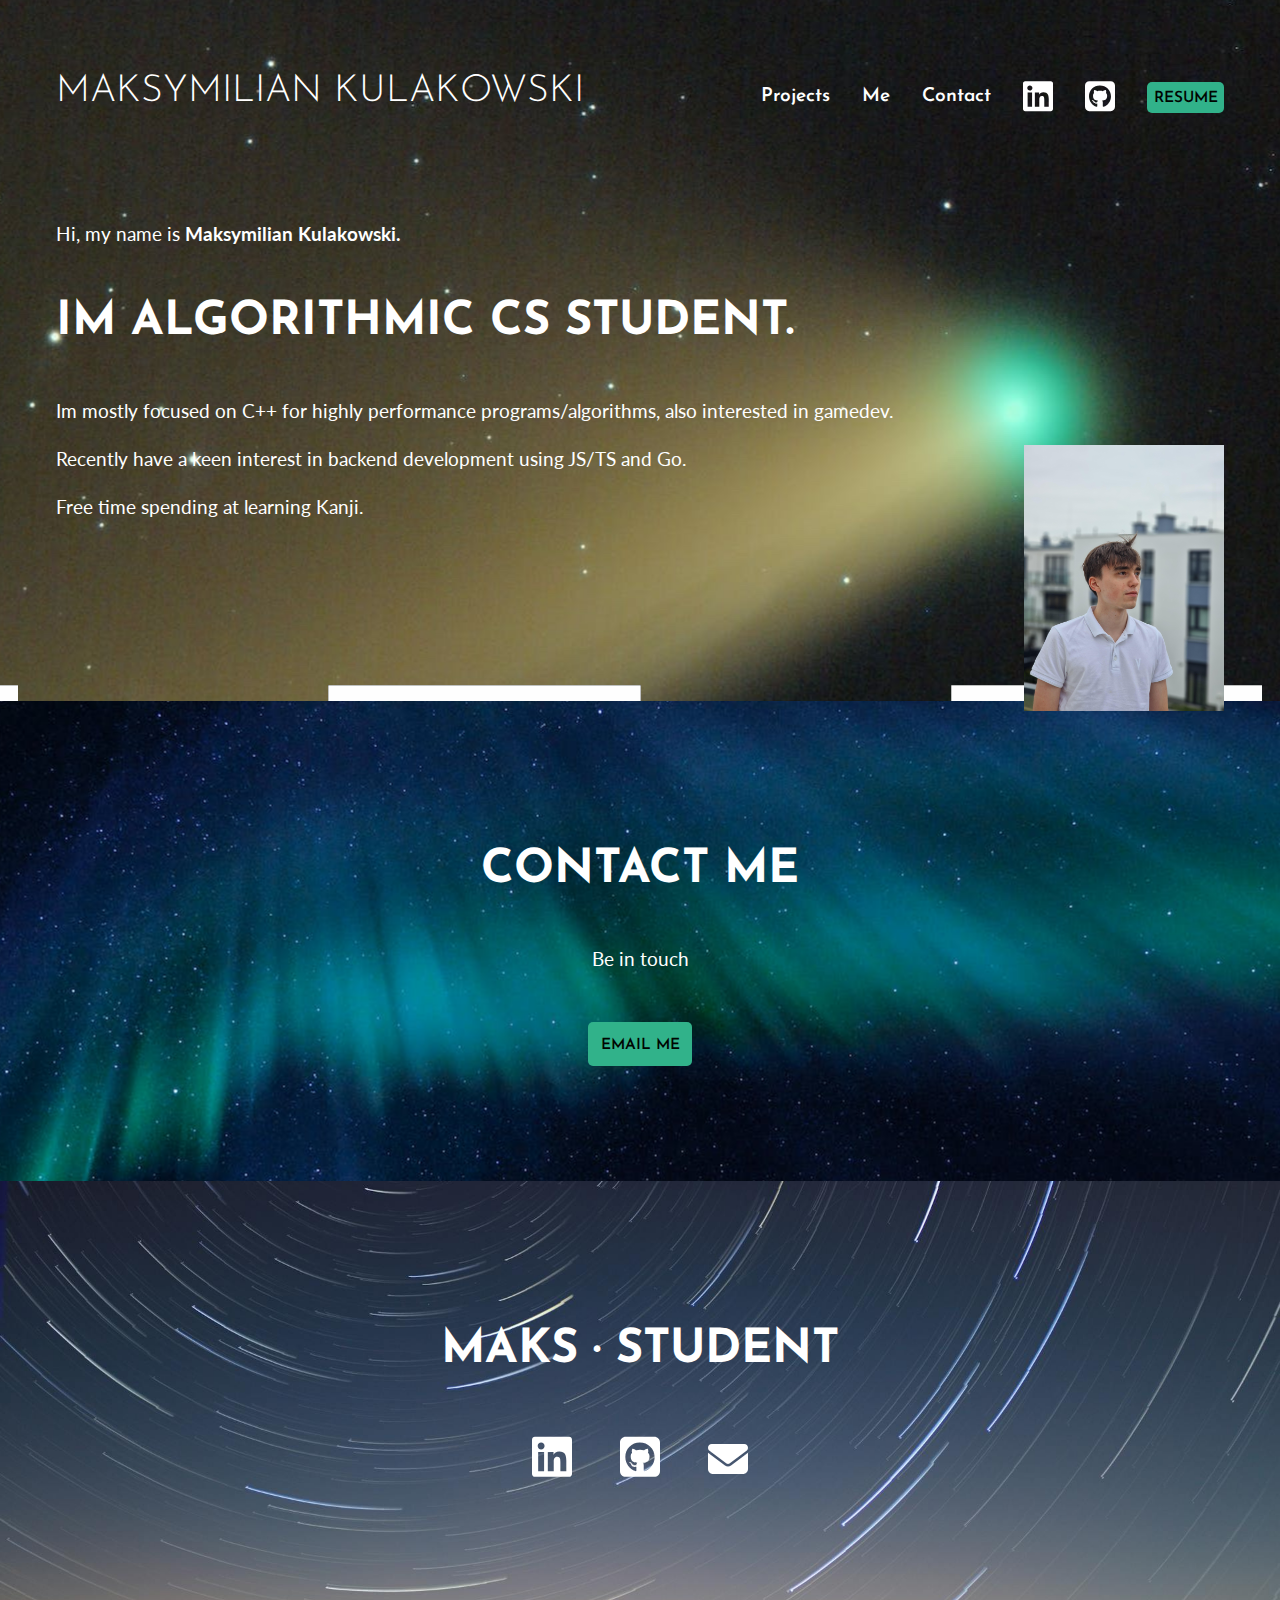
<file: BasicPersonalWebsite/index.html>
<!DOCTYPE html>
<html lang="en">
<head>
	<meta charset="UTF-8">
	<meta name="viewport" content="width=device-width, initial-scale=1.0">
	<title>Maks</title>
	<link rel="preconnect" href="https://fonts.googleapis.com">
	<link rel="preconnect" href="https://fonts.gstatic.com" crossorigin>
	<link href="https://fonts.googleapis.com/css2?family=Fira+Mono&family=Josefin+Sans:wght@300;600&family=Lato:wght@400;700&display=swap" rel="stylesheet">
	<link href="css/style.css" rel="stylesheet">
</head>

<body>
	<section class="intro">
		<div class="container">
			<header>
				<h1>
					<a href="index.html" aria-label="Click for home.">
						Maksymilian Kulakowski
					</a>
				</h1>
				<button type="button" tabindex="-1" hidden></button>
				<nav>
					<ul class="menu">
						<li><a href="projects.html">Projects</a></li>
						<li><a href="me.html">Me</a></li>
						<li><a href="index.html#contact">Contact</a></li>
						<li>
							<a href="https://www.linkedin.com/in/maksymilian-kulakowski/" target="_blank" aria-label="LinkedIn.">
								<svg xmlns="http://www.w3.org/2000/svg" viewBox="0 0 448 512" aria-hidden="true">
									<path d="M416 32H31.9C14.3 32 0 46.5 0 64.3v383.4C0 465.5 14.3 480 31.9 480H416c17.6 0 32-14.5 32-32.3V64.3c0-17.8-14.4-32.3-32-32.3zM135.4 416H69V202.2h66.5V416zm-33.2-243c-21.3 0-38.5-17.3-38.5-38.5S80.9 96 102.2 96c21.2 0 38.5 17.3 38.5 38.5 0 21.3-17.2 38.5-38.5 38.5zm282.1 243h-66.4V312c0-24.8-.5-56.7-34.5-56.7-34.6 0-39.9 27-39.9 54.9V416h-66.4V202.2h63.7v29.2h.9c8.9-16.8 30.6-34.5 62.9-34.5 67.2 0 79.7 44.3 79.7 101.9V416z" />
								</svg>
							</a>
						</li>
						<li>
							<a href="https://github.com/unseen2004" target="_blank" aria-label="Github">
								<svg xmlns="http://www.w3.org/2000/svg" viewBox="0 0 448 512" aria-hidden="true">
									<path d="M448 96c0-35.3-28.7-64-64-64H64C28.7 32 0 60.7 0 96V416c0 35.3 28.7 64 64 64H384c35.3 0 64-28.7 64-64V96zM265.8 407.7c0-1.8 0-6 .1-11.6c.1-11.4 .1-28.8 .1-43.7c0-15.6-5.2-25.5-11.3-30.7c37-4.1 76-9.2 76-73.1c0-18.2-6.5-27.3-17.1-39c1.7-4.3 7.4-22-1.7-45c-13.9-4.3-45.7 17.9-45.7 17.9c-13.2-3.7-27.5-5.6-41.6-5.6s-28.4 1.9-41.6 5.6c0 0-31.8-22.2-45.7-17.9c-9.1 22.9-3.5 40.6-1.7 45c-10.6 11.7-15.6 20.8-15.6 39c0 63.6 37.3 69 74.3 73.1c-4.8 4.3-9.1 11.7-10.6 22.3c-9.5 4.3-33.8 11.7-48.3-13.9c-9.1-15.8-25.5-17.1-25.5-17.1c-16.2-.2-1.1 10.2-1.1 10.2c10.8 5 18.4 24.2 18.4 24.2c9.7 29.7 56.1 19.7 56.1 19.7c0 9 .1 21.7 .1 30.6c0 4.8 .1 8.6 .1 10c0 4.3-3 9.5-11.5 8C106 393.6 59.8 330.8 59.8 257.4c0-91.8 70.2-161.5 162-161.5s166.2 69.7 166.2 161.5c.1 73.4-44.7 136.3-110.7 158.3c-8.4 1.5-11.5-3.7-11.5-8zm-90.5-54.8c-.2-1.5 1.1-2.8 3-3.2c1.9-.2 3.7 .6 3.9 1.9c.3 1.3-1 2.6-3 3c-1.9 .4-3.7-.4-3.9-1.7zm-9.1 3.2c-2.2 .2-3.7-.9-3.7-2.4c0-1.3 1.5-2.4 3.5-2.4c1.9-.2 3.7 .9 3.7 2.4c0 1.3-1.5 2.4-3.5 2.4zm-14.3-2.2c-1.9-.4-3.2-1.9-2.8-3.2s2.4-1.9 4.1-1.5c2 .6 3.3 2.1 2.8 3.4c-.4 1.3-2.4 1.9-4.1 1.3zm-12.5-7.3c-1.5-1.3-1.9-3.2-.9-4.1c.9-1.1 2.8-.9 4.3 .6c1.3 1.3 1.8 3.3 .9 4.1c-.9 1.1-2.8 .9-4.3-.6zm-8.5-10c-1.1-1.5-1.1-3.2 0-3.9c1.1-.9 2.8-.2 3.7 1.3c1.1 1.5 1.1 3.3 0 4.1c-.9 .6-2.6 0-3.7-1.5zm-6.3-8.8c-1.1-1.3-1.3-2.8-.4-3.5c.9-.9 2.4-.4 3.5 .6c1.1 1.3 1.3 2.8 .4 3.5c-.9 .9-2.4 .4-3.5-.6zm-6-6.4c-1.3-.6-1.9-1.7-1.5-2.6c.4-.6 1.5-.9 2.8-.4c1.3 .7 1.9 1.8 1.5 2.6c-.4 .9-1.7 1.1-2.8 .4z" />
								</svg>
							</a>
						</li>
						<li><a href="docs/resume.pdf" download class="button">Resume</a></li>
					</ul>
				</nav>
			</header>
			<p>Hi, my name is <span class="name">Maksymilian Kulakowski.</span></p>
			<h2>Im Algorithmic CS student.</h2>
			<p>Im mostly focused on C++ for highly performance programs/algorithms, also interested in gamedev.</p>
			<p>Recently have a keen interest in backend development using JS/TS and Go.</p>
            <p>Free time spending at learning Kanji.</p>
            <div class="profile-image">
                <img src="img/Photo.jpg" alt="Maksymilian Kulakowski">
            </div>
		</div>
	</section>
	<section class="section-contact" id="contact">
		<div class="container">
			<h2>Contact Me</h2>
			<p>Be in touch</p>
			<p><a href="mailto:maksymiliankulakowski@gmail.com" class="button">Email me</a></p>
		</div>
	</section>
	<footer>
		<div class="container">
			<h2>Maks &middot; Student</h2>
			<ul>
				<li>
					<!-- LinkedIn SVG -->
					<a href="https://www.linkedin.com/in/maksymilian-kulakowski/" target="_blank" aria-label="LinkedIn">
						<svg xmlns="http://www.w3.org/2000/svg" viewBox="0 0 448 512" aria-hidden="true">
							<path d="M416 32H31.9C14.3 32 0 46.5 0 64.3v383.4C0 465.5 14.3 480 31.9 480H416c17.6 0 32-14.5 32-32.3V64.3c0-17.8-14.4-32.3-32-32.3zM135.4 416H69V202.2h66.5V416zm-33.2-243c-21.3 0-38.5-17.3-38.5-38.5S80.9 96 102.2 96c21.2 0 38.5 17.3 38.5 38.5 0 21.3-17.2 38.5-38.5 38.5zm282.1 243h-66.4V312c0-24.8-.5-56.7-34.5-56.7-34.6 0-39.9 27-39.9 54.9V416h-66.4V202.2h63.7v29.2h.9c8.9-16.8 30.6-34.5 62.9-34.5 67.2 0 79.7 44.3 79.7 101.9V416z" />
						</svg></a>
				</li>
				<li>
					<a href="https://github.com/unseen2004" target="_blank" aria-label="Github">
						<svg xmlns="http://www.w3.org/2000/svg" viewBox="0 0 448 512" aria-hidden="true">
							<path d="M448 96c0-35.3-28.7-64-64-64H64C28.7 32 0 60.7 0 96V416c0 35.3 28.7 64 64 64H384c35.3 0 64-28.7 64-64V96zM265.8 407.7c0-1.8 0-6 .1-11.6c.1-11.4 .1-28.8 .1-43.7c0-15.6-5.2-25.5-11.3-30.7c37-4.1 76-9.2 76-73.1c0-18.2-6.5-27.3-17.1-39c1.7-4.3 7.4-22-1.7-45c-13.9-4.3-45.7 17.9-45.7 17.9c-13.2-3.7-27.5-5.6-41.6-5.6s-28.4 1.9-41.6 5.6c0 0-31.8-22.2-45.7-17.9c-9.1 22.9-3.5 40.6-1.7 45c-10.6 11.7-15.6 20.8-15.6 39c0 63.6 37.3 69 74.3 73.1c-4.8 4.3-9.1 11.7-10.6 22.3c-9.5 4.3-33.8 11.7-48.3-13.9c-9.1-15.8-25.5-17.1-25.5-17.1c-16.2-.2-1.1 10.2-1.1 10.2c10.8 5 18.4 24.2 18.4 24.2c9.7 29.7 56.1 19.7 56.1 19.7c0 9 .1 21.7 .1 30.6c0 4.8 .1 8.6 .1 10c0 4.3-3 9.5-11.5 8C106 393.6 59.8 330.8 59.8 257.4c0-91.8 70.2-161.5 162-161.5s166.2 69.7 166.2 161.5c.1 73.4-44.7 136.3-110.7 158.3c-8.4 1.5-11.5-3.7-11.5-8zm-90.5-54.8c-.2-1.5 1.1-2.8 3-3.2c1.9-.2 3.7 .6 3.9 1.9c.3 1.3-1 2.6-3 3c-1.9 .4-3.7-.4-3.9-1.7zm-9.1 3.2c-2.2 .2-3.7-.9-3.7-2.4c0-1.3 1.5-2.4 3.5-2.4c1.9-.2 3.7 .9 3.7 2.4c0 1.3-1.5 2.4-3.5 2.4zm-14.3-2.2c-1.9-.4-3.2-1.9-2.8-3.2s2.4-1.9 4.1-1.5c2 .6 3.3 2.1 2.8 3.4c-.4 1.3-2.4 1.9-4.1 1.3zm-12.5-7.3c-1.5-1.3-1.9-3.2-.9-4.1c.9-1.1 2.8-.9 4.3 .6c1.3 1.3 1.8 3.3 .9 4.1c-.9 1.1-2.8 .9-4.3-.6zm-8.5-10c-1.1-1.5-1.1-3.2 0-3.9c1.1-.9 2.8-.2 3.7 1.3c1.1 1.5 1.1 3.3 0 4.1c-.9 .6-2.6 0-3.7-1.5zm-6.3-8.8c-1.1-1.3-1.3-2.8-.4-3.5c.9-.9 2.4-.4 3.5 .6c1.1 1.3 1.3 2.8 .4 3.5c-.9 .9-2.4 .4-3.5-.6zm-6-6.4c-1.3-.6-1.9-1.7-1.5-2.6c.4-.6 1.5-.9 2.8-.4c1.3 .7 1.9 1.8 1.5 2.6c-.4 .9-1.7 1.1-2.8 .4z" />
						</svg>
					</a>
				</li>
				<li>
					<a href="mailto:maksymiliankulakowski@gmail.com" aria-label="Email">
						<svg xmlns="http://www.w3.org/2000/svg" viewBox="0 0 512 512" aria-hidden="true">
							<!--!Font Awesome Free 6.5.1 by @fontawesome - https://fontawesome.com License - https://fontawesome.com/license/free Copyright 2024 Fonticons, Inc.-->
							<path d="M48 64C21.5 64 0 85.5 0 112c0 15.1 7.1 29.3 19.2 38.4L236.8 313.6c11.4 8.5 27 8.5 38.4 0L492.8 150.4c12.1-9.1 19.2-23.3 19.2-38.4c0-26.5-21.5-48-48-48H48zM0 176V384c0 35.3 28.7 64 64 64H448c35.3 0 64-28.7 64-64V176L294.4 339.2c-22.8 17.1-54 17.1-76.8 0L0 176z" />
						</svg>
					</a>
				</li>
			</ul>
		</div>
	</footer>
</body>

</html>
</file>
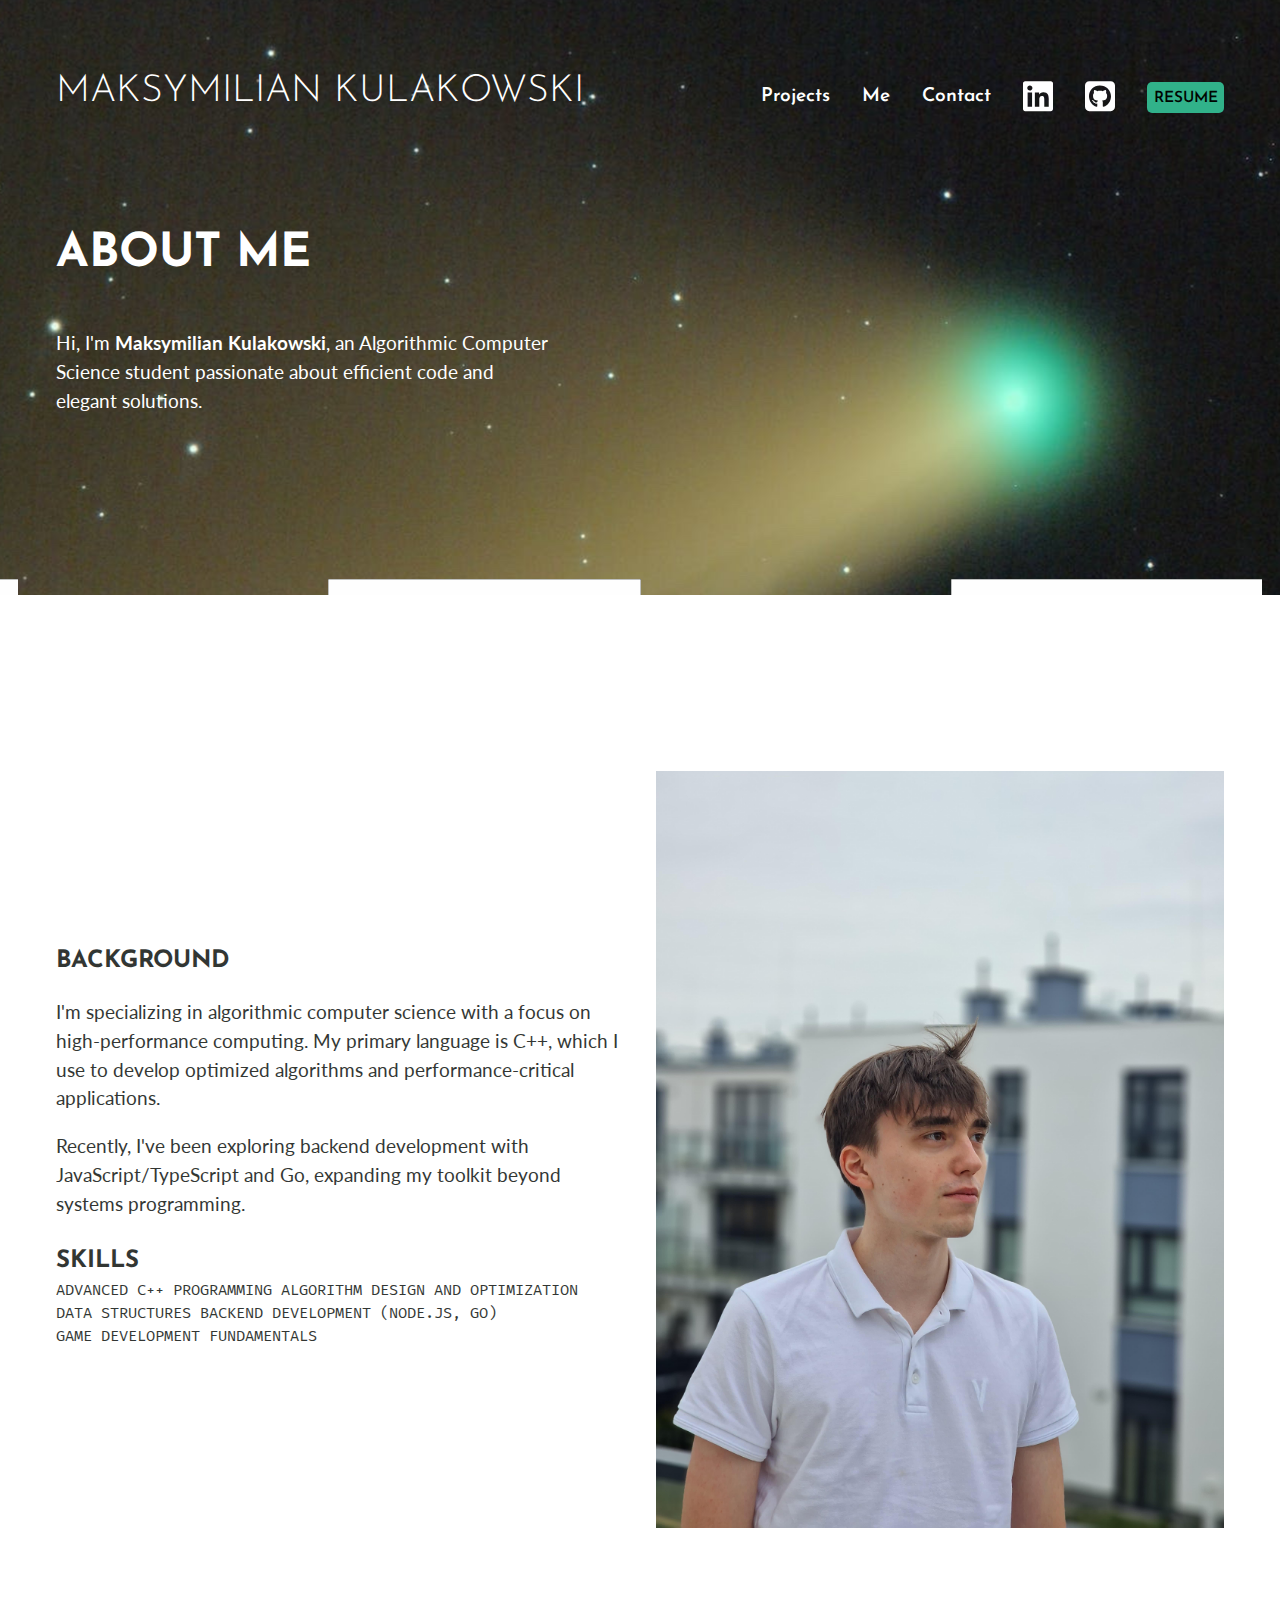
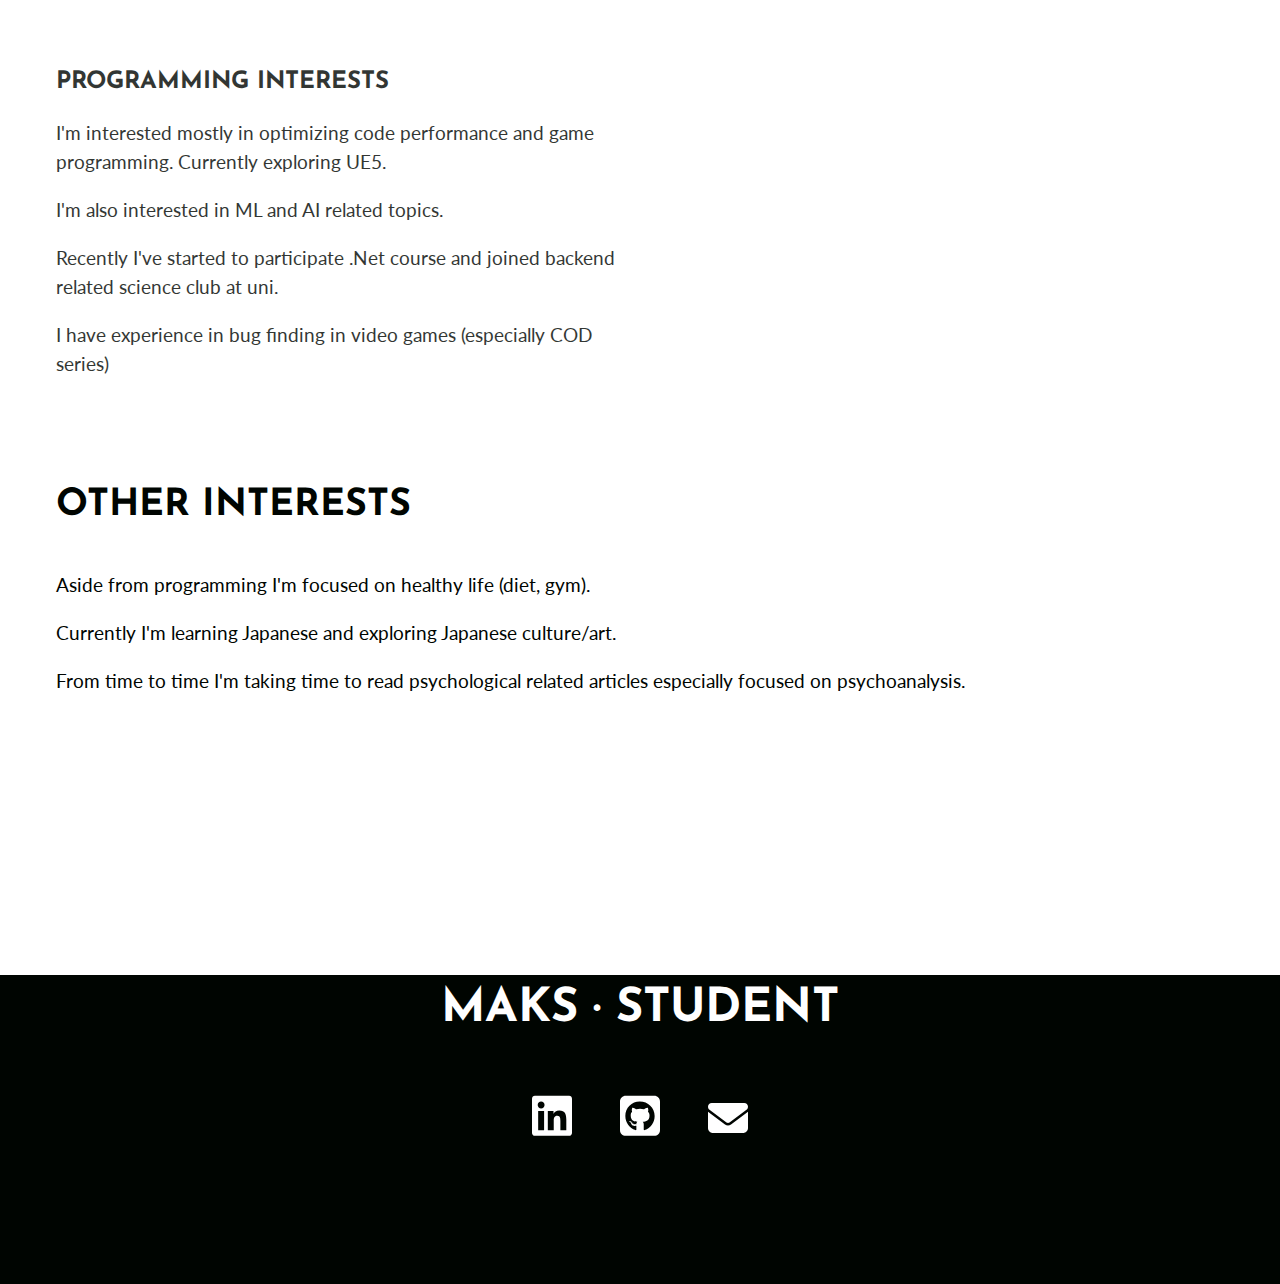
<file: BasicPersonalWebsite/me.html>
<!DOCTYPE html>
<html lang="en">
<head>
    <meta charset="UTF-8">
    <meta name="viewport" content="width=device-width, initial-scale=1.0">
    <title>About Me - Maksymilian Kulakowski</title>
    <link rel="preconnect" href="https://fonts.googleapis.com">
    <link rel="preconnect" href="https://fonts.gstatic.com" crossorigin>
    <link href="https://fonts.googleapis.com/css2?family=Fira+Mono&family=Josefin+Sans:wght@300;600&family=Lato:wght@400;700&display=swap"
          rel="stylesheet">
    <link href="css/style.css" rel="stylesheet">
</head>

<body>
<section class="intro clean-bg">
    <div class="container">
        <header>
            <h1>
                <a href="index.html" aria-label="Click for home.">
                    Maksymilian Kulakowski
                </a>
            </h1>
            <button type="button" tabindex="-1" hidden></button>
            <nav>
                <ul class="menu">
                    <li><a href="projects.html">Projects</a></li>
                    <li><a href="me.html">Me</a></li>
                    <li><a href="index.html#contact">Contact</a></li>
                    <li>
                        <a href="https://www.linkedin.com/in/maksymilian-kulakowski/" target="_blank"
                           aria-label="LinkedIn.">
                            <svg xmlns="http://www.w3.org/2000/svg" viewBox="0 0 448 512" aria-hidden="true">
                                <path d="M416 32H31.9C14.3 32 0 46.5 0 64.3v383.4C0 465.5 14.3 480 31.9 480H416c17.6 0 32-14.5 32-32.3V64.3c0-17.8-14.4-32.3-32-32.3zM135.4 416H69V202.2h66.5V416zm-33.2-243c-21.3 0-38.5-17.3-38.5-38.5S80.9 96 102.2 96c21.2 0 38.5 17.3 38.5 38.5 0 21.3-17.2 38.5-38.5 38.5zm282.1 243h-66.4V312c0-24.8-.5-56.7-34.5-56.7-34.6 0-39.9 27-39.9 54.9V416h-66.4V202.2h63.7v29.2h.9c8.9-16.8 30.6-34.5 62.9-34.5 67.2 0 79.7 44.3 79.7 101.9V416z"/>
                            </svg>
                        </a>
                    </li>
                    <li>
                        <a href="https://github.com/unseen2004" target="_blank" aria-label="Github">
                            <svg xmlns="http://www.w3.org/2000/svg" viewBox="0 0 448 512" aria-hidden="true">
                                <path d="M448 96c0-35.3-28.7-64-64-64H64C28.7 32 0 60.7 0 96V416c0 35.3 28.7 64 64 64H384c35.3 0 64-28.7 64-64V96zM265.8 407.7c0-1.8 0-6 .1-11.6c.1-11.4 .1-28.8 .1-43.7c0-15.6-5.2-25.5-11.3-30.7c37-4.1 76-9.2 76-73.1c0-18.2-6.5-27.3-17.1-39c1.7-4.3 7.4-22-1.7-45c-13.9-4.3-45.7 17.9-45.7 17.9c-13.2-3.7-27.5-5.6-41.6-5.6s-28.4 1.9-41.6 5.6c0 0-31.8-22.2-45.7-17.9c-9.1 22.9-3.5 40.6-1.7 45c-10.6 11.7-15.6 20.8-15.6 39c0 63.6 37.3 69 74.3 73.1c-4.8 4.3-9.1 11.7-10.6 22.3c-9.5 4.3-33.8 11.7-48.3-13.9c-9.1-15.8-25.5-17.1-25.5-17.1c-16.2-.2-1.1 10.2-1.1 10.2c10.8 5 18.4 24.2 18.4 24.2c9.7 29.7 56.1 19.7 56.1 19.7c0 9 .1 21.7 .1 30.6c0 4.8 .1 8.6 .1 10c0 4.3-3 9.5-11.5 8C106 393.6 59.8 330.8 59.8 257.4c0-91.8 70.2-161.5 162-161.5s166.2 69.7 166.2 161.5c.1 73.4-44.7 136.3-110.7 158.3c-8.4 1.5-11.5-3.7-11.5-8zm-90.5-54.8c-.2-1.5 1.1-2.8 3-3.2c1.9-.2 3.7 .6 3.9 1.9c.3 1.3-1 2.6-3 3c-1.9 .4-3.7-.4-3.9-1.7zm-9.1 3.2c-2.2 .2-3.7-.9-3.7-2.4c0-1.3 1.5-2.4 3.5-2.4c1.9-.2 3.7 .9 3.7 2.4c0 1.3-1.5 2.4-3.5 2.4zm-14.3-2.2c-1.9-.4-3.2-1.9-2.8-3.2s2.4-1.9 4.1-1.5c2 .6 3.3 2.1 2.8 3.4c-.4 1.3-2.4 1.9-4.1 1.3zm-12.5-7.3c-1.5-1.3-1.9-3.2-.9-4.1c.9-1.1 2.8-.9 4.3 .6c1.3 1.3 1.8 3.3 .9 4.1c-.9 1.1-2.8 .9-4.3-.6zm-8.5-10c-1.1-1.5-1.1-3.2 0-3.9c1.1-.9 2.8-.2 3.7 1.3c1.1 1.5 1.1 3.3 0 4.1c-.9 .6-2.6 0-3.7-1.5zm-6.3-8.8c-1.1-1.3-1.3-2.8-.4-3.5c.9-.9 2.4-.4 3.5 .6c1.1 1.3 1.3 2.8 .4 3.5c-.9 .9-2.4 .4-3.5-.6zm-6-6.4c-1.3-.6-1.9-1.7-1.5-2.6c.4-.6 1.5-.9 2.8-.4c1.3 .7 1.9 1.8 1.5 2.6c-.4 .9-1.7 1.1-2.8 .4z"/>
                            </svg>
                        </a>
                    </li>
                    <li><a href="docs/resume.pdf" download class="button">Resume</a></li>
                </ul>
            </nav>
        </header>
        <article>
            <h2>About Me</h2>
            <p>Hi, I'm <span class="name">Maksymilian Kulakowski</span>, an Algorithmic Computer Science student
                passionate about efficient code and elegant solutions.</p>
        </article>
    </div>
</section>

<section class="project">
    <div class="container">
        <figure class="figure-portfolio">
            <img src="img/Photo.jpg" alt="Maksymilian Kulakowski">
            <figcaption>
                <h3>Background</h3>
                <p>I'm specializing in algorithmic computer science with a focus on high-performance computing. My
                    primary language is C++, which I use to develop optimized algorithms and performance-critical
                    applications.</p>
                <p>Recently, I've been exploring backend development with JavaScript/TypeScript and Go, expanding my
                    toolkit beyond systems programming.</p>
                <h3>Skills</h3>
                <ul>
                    <li>Advanced C++ programming</li>
                    <li>Algorithm design and optimization</li>
                    <li>Data structures</li>
                    <li>Backend development (Node.js, Go)</li>
                    <li>Game development fundamentals</li>
                </ul>
            </figcaption>
        </figure>

        <figure class="featured-screenshots">
            <figcaption>
                <h3>Programming interests</h3>
                <p>I'm interested mostly in optimizing code performance and game programming. Currently exploring
                    UE5.</p>
                <p>I'm also interested in ML and AI related topics.</p>
                <p>Recently I've started to participate .Net course and joined backend related science club at uni.</p>
                <p>I have experience in bug finding in video games (especially COD series)</p>
            </figcaption>
        </figure>

        <div class="featured-image">
            <h3>Other Interests</h3>
            <p>Aside from programming I'm focused on healthy life (diet, gym).</p>
            <p>Currently I'm learning Japanese and exploring Japanese culture/art.</p>
            <p>From time to time I'm taking time to read psychological related articles especially focused on
                psychoanalysis.</p>
        </div>
    </div>
    <div class="bottom-trim"></div>
</section>

<footer>
    <div class="container">
        <h2>Maks &middot; Student</h2>
        <ul>
            <li>
                <a href="https://www.linkedin.com/in/maksymilian-kulakowski/" target="_blank" aria-label="LinkedIn">
                    <svg xmlns="http://www.w3.org/2000/svg" viewBox="0 0 448 512" aria-hidden="true">
                        <path d="M416 32H31.9C14.3 32 0 46.5 0 64.3v383.4C0 465.5 14.3 480 31.9 480H416c17.6 0 32-14.5 32-32.3V64.3c0-17.8-14.4-32.3-32-32.3zM135.4 416H69V202.2h66.5V416zm-33.2-243c-21.3 0-38.5-17.3-38.5-38.5S80.9 96 102.2 96c21.2 0 38.5 17.3 38.5 38.5 0 21.3-17.2 38.5-38.5 38.5zm282.1 243h-66.4V312c0-24.8-.5-56.7-34.5-56.7-34.6 0-39.9 27-39.9 54.9V416h-66.4V202.2h63.7v29.2h.9c8.9-16.8 30.6-34.5 62.9-34.5 67.2 0 79.7 44.3 79.7 101.9V416z"/>
                    </svg>
                </a>
            </li>
            <li>
                <a href="https://github.com/unseen2004" target="_blank" aria-label="Github">
                    <svg xmlns="http://www.w3.org/2000/svg" viewBox="0 0 448 512" aria-hidden="true">
                        <path d="M448 96c0-35.3-28.7-64-64-64H64C28.7 32 0 60.7 0 96V416c0 35.3 28.7 64 64 64H384c35.3 0 64-28.7 64-64V96zM265.8 407.7c0-1.8 0-6 .1-11.6c.1-11.4 .1-28.8 .1-43.7c0-15.6-5.2-25.5-11.3-30.7c37-4.1 76-9.2 76-73.1c0-18.2-6.5-27.3-17.1-39c1.7-4.3 7.4-22-1.7-45c-13.9-4.3-45.7 17.9-45.7 17.9c-13.2-3.7-27.5-5.6-41.6-5.6s-28.4 1.9-41.6 5.6c0 0-31.8-22.2-45.7-17.9c-9.1 22.9-3.5 40.6-1.7 45c-10.6 11.7-15.6 20.8-15.6 39c0 63.6 37.3 69 74.3 73.1c-4.8 4.3-9.1 11.7-10.6 22.3c-9.5 4.3-33.8 11.7-48.3-13.9c-9.1-15.8-25.5-17.1-25.5-17.1c-16.2-.2-1.1 10.2-1.1 10.2c10.8 5 18.4 24.2 18.4 24.2c9.7 29.7 56.1 19.7 56.1 19.7c0 9 .1 21.7 .1 30.6c0 4.8 .1 8.6 .1 10c0 4.3-3 9.5-11.5 8C106 393.6 59.8 330.8 59.8 257.4c0-91.8 70.2-161.5 162-161.5s166.2 69.7 166.2 161.5c.1 73.4-44.7 136.3-110.7 158.3c-8.4 1.5-11.5-3.7-11.5-8zm-90.5-54.8c-.2-1.5 1.1-2.8 3-3.2c1.9-.2 3.7 .6 3.9 1.9c.3 1.3-1 2.6-3 3c-1.9 .4-3.7-.4-3.9-1.7zm-9.1 3.2c-2.2 .2-3.7-.9-3.7-2.4c0-1.3 1.5-2.4 3.5-2.4c1.9-.2 3.7 .9 3.7 2.4c0 1.3-1.5 2.4-3.5 2.4zm-14.3-2.2c-1.9-.4-3.2-1.9-2.8-3.2s2.4-1.9 4.1-1.5c2 .6 3.3 2.1 2.8 3.4c-.4 1.3-2.4 1.9-4.1 1.3zm-12.5-7.3c-1.5-1.3-1.9-3.2-.9-4.1c.9-1.1 2.8-.9 4.3 .6c1.3 1.3 1.8 3.3 .9 4.1c-.9 1.1-2.8 .9-4.3-.6zm-8.5-10c-1.1-1.5-1.1-3.2 0-3.9c1.1-.9 2.8-.2 3.7 1.3c1.1 1.5 1.1 3.3 0 4.1c-.9 .6-2.6 0-3.7-1.5zm-6.3-8.8c-1.1-1.3-1.3-2.8-.4-3.5c.9-.9 2.4-.4 3.5 .6c1.1 1.3 1.3 2.8 .4 3.5c-.9 .9-2.4 .4-3.5-.6zm-6-6.4c-1.3-.6-1.9-1.7-1.5-2.6c.4-.6 1.5-.9 2.8-.4c1.3 .7 1.9 1.8 1.5 2.6c-.4 .9-1.7 1.1-2.8 .4z"/>
                    </svg>
                </a>
            </li>
            <li>
                <a href="mailto:maksymiliankulakowski@gmail.com" aria-label="Email">
                    <svg xmlns="http://www.w3.org/2000/svg" viewBox="0 0 512 512" aria-hidden="true">
                        <path d="M48 64C21.5 64 0 85.5 0 112c0 15.1 7.1 29.3 19.2 38.4L236.8 313.6c11.4 8.5 27 8.5 38.4 0L492.8 150.4c12.1-9.1 19.2-23.3 19.2-38.4c0-26.5-21.5-48-48-48H48zM0 176V384c0 35.3 28.7 64 64 64H448c35.3 0 64-28.7 64-64V176L294.4 339.2c-22.8 17.1-54 17.1-76.8 0L0 176z"/>
                    </svg>
                </a>
            </li>
        </ul>
    </div>
</footer>
</body>
</html>
</file>
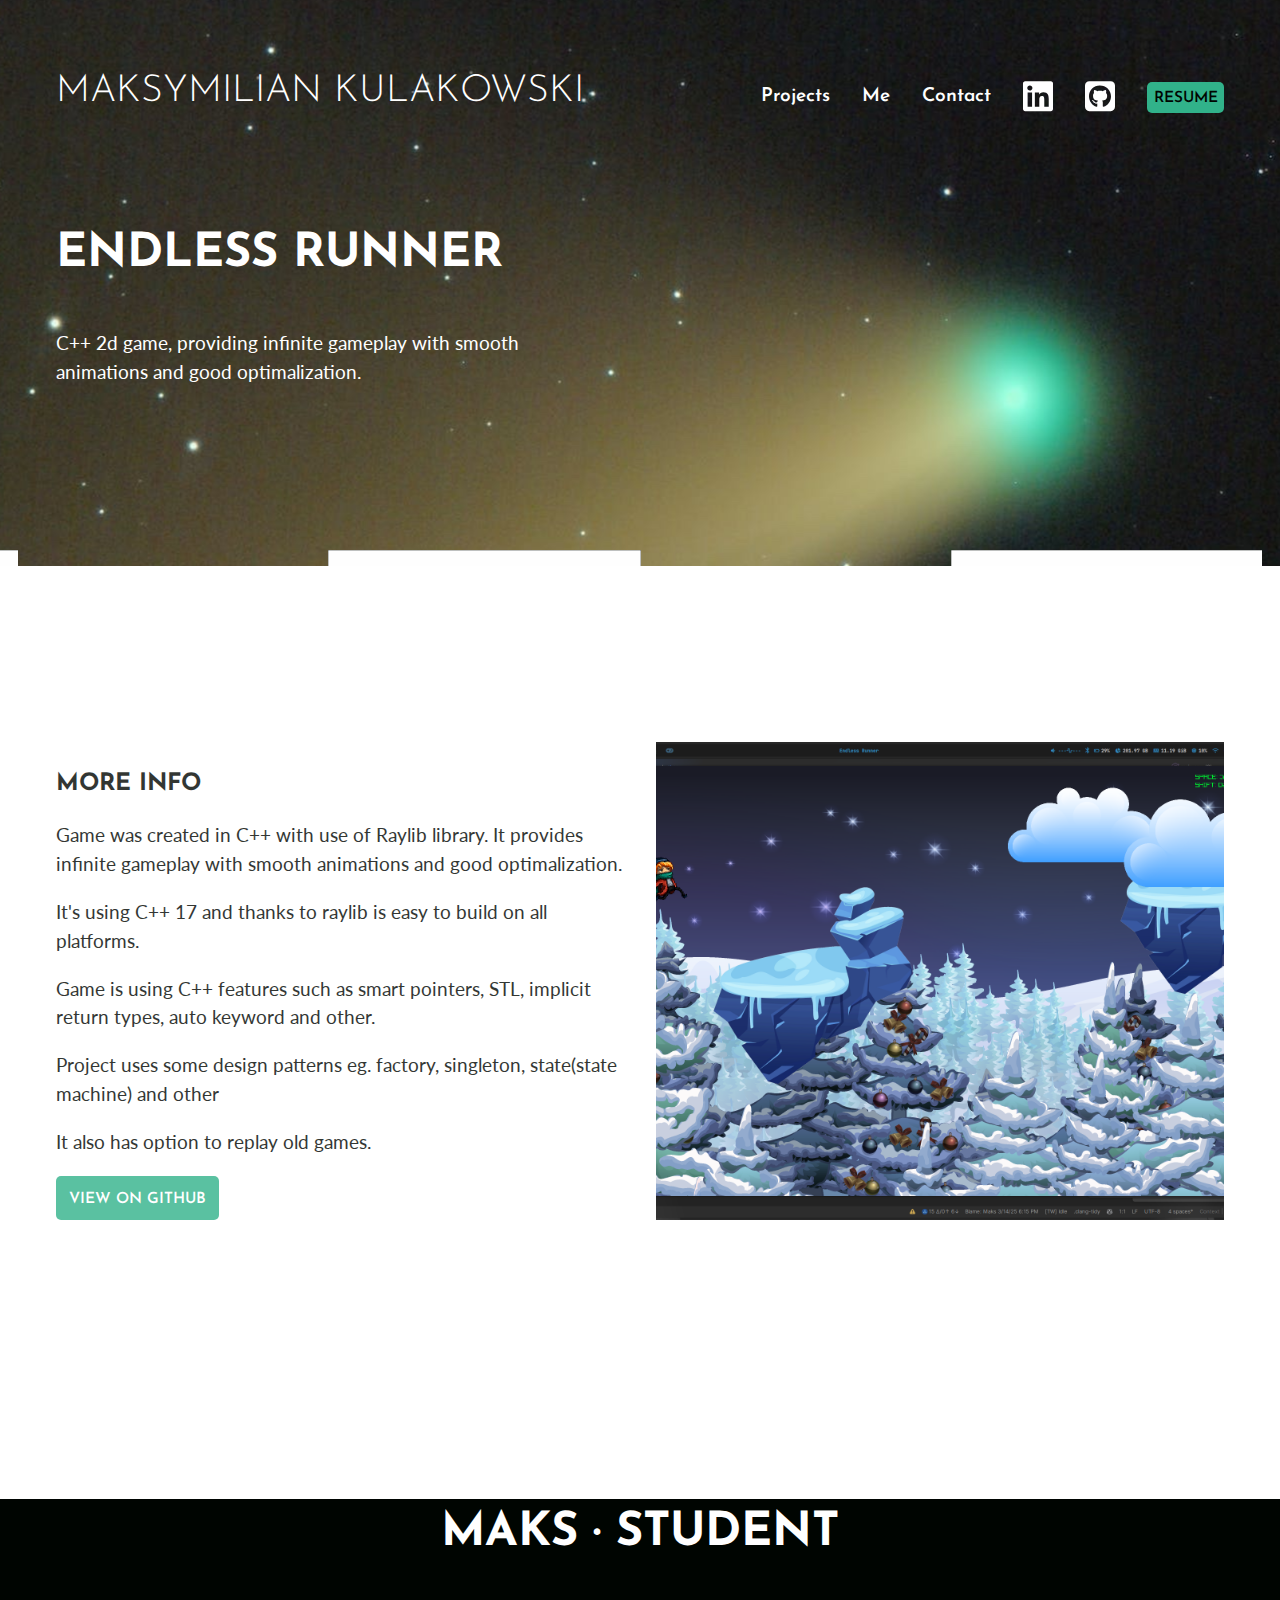
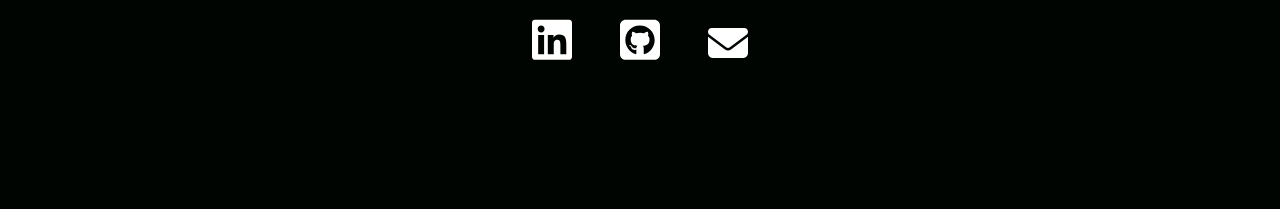
<file: BasicPersonalWebsite/p1.html>
<!DOCTYPE html>
<html lang="en">
<head>
  <meta charset="UTF-8">
  <meta name="viewport" content="width=device-width, initial-scale=1.0">
  <title>About Me - Maksymilian Kulakowski</title>
  <link rel="preconnect" href="https://fonts.googleapis.com">
  <link rel="preconnect" href="https://fonts.gstatic.com" crossorigin>
  <link href="https://fonts.googleapis.com/css2?family=Fira+Mono&family=Josefin+Sans:wght@300;600&family=Lato:wght@400;700&display=swap"
        rel="stylesheet">
  <link href="css/style.css" rel="stylesheet">
</head>

<body>
<section class="intro clean-bg">
  <div class="container">
    <header>
      <h1>
        <a href="index.html" aria-label="Click for home.">
          Maksymilian Kulakowski
        </a>
      </h1>
      <button type="button" tabindex="-1" hidden></button>
      <nav>
        <ul class="menu">
          <li><a href="projects.html">Projects</a></li>
          <li><a href="me.html">Me</a></li>
          <li><a href="index.html#contact">Contact</a></li>
          <li>
            <a href="https://www.linkedin.com/in/maksymilian-kulakowski/" target="_blank"
               aria-label="LinkedIn.">
              <svg xmlns="http://www.w3.org/2000/svg" viewBox="0 0 448 512" aria-hidden="true">
                <path d="M416 32H31.9C14.3 32 0 46.5 0 64.3v383.4C0 465.5 14.3 480 31.9 480H416c17.6 0 32-14.5 32-32.3V64.3c0-17.8-14.4-32.3-32-32.3zM135.4 416H69V202.2h66.5V416zm-33.2-243c-21.3 0-38.5-17.3-38.5-38.5S80.9 96 102.2 96c21.2 0 38.5 17.3 38.5 38.5 0 21.3-17.2 38.5-38.5 38.5zm282.1 243h-66.4V312c0-24.8-.5-56.7-34.5-56.7-34.6 0-39.9 27-39.9 54.9V416h-66.4V202.2h63.7v29.2h.9c8.9-16.8 30.6-34.5 62.9-34.5 67.2 0 79.7 44.3 79.7 101.9V416z"/>
              </svg>
            </a>
          </li>
          <li>
            <a href="https://github.com/unseen2004" target="_blank" aria-label="Github">
              <svg xmlns="http://www.w3.org/2000/svg" viewBox="0 0 448 512" aria-hidden="true">
                <path d="M448 96c0-35.3-28.7-64-64-64H64C28.7 32 0 60.7 0 96V416c0 35.3 28.7 64 64 64H384c35.3 0 64-28.7 64-64V96zM265.8 407.7c0-1.8 0-6 .1-11.6c.1-11.4 .1-28.8 .1-43.7c0-15.6-5.2-25.5-11.3-30.7c37-4.1 76-9.2 76-73.1c0-18.2-6.5-27.3-17.1-39c1.7-4.3 7.4-22-1.7-45c-13.9-4.3-45.7 17.9-45.7 17.9c-13.2-3.7-27.5-5.6-41.6-5.6s-28.4 1.9-41.6 5.6c0 0-31.8-22.2-45.7-17.9c-9.1 22.9-3.5 40.6-1.7 45c-10.6 11.7-15.6 20.8-15.6 39c0 63.6 37.3 69 74.3 73.1c-4.8 4.3-9.1 11.7-10.6 22.3c-9.5 4.3-33.8 11.7-48.3-13.9c-9.1-15.8-25.5-17.1-25.5-17.1c-16.2-.2-1.1 10.2-1.1 10.2c10.8 5 18.4 24.2 18.4 24.2c9.7 29.7 56.1 19.7 56.1 19.7c0 9 .1 21.7 .1 30.6c0 4.8 .1 8.6 .1 10c0 4.3-3 9.5-11.5 8C106 393.6 59.8 330.8 59.8 257.4c0-91.8 70.2-161.5 162-161.5s166.2 69.7 166.2 161.5c.1 73.4-44.7 136.3-110.7 158.3c-8.4 1.5-11.5-3.7-11.5-8zm-90.5-54.8c-.2-1.5 1.1-2.8 3-3.2c1.9-.2 3.7 .6 3.9 1.9c.3 1.3-1 2.6-3 3c-1.9 .4-3.7-.4-3.9-1.7zm-9.1 3.2c-2.2 .2-3.7-.9-3.7-2.4c0-1.3 1.5-2.4 3.5-2.4c1.9-.2 3.7 .9 3.7 2.4c0 1.3-1.5 2.4-3.5 2.4zm-14.3-2.2c-1.9-.4-3.2-1.9-2.8-3.2s2.4-1.9 4.1-1.5c2 .6 3.3 2.1 2.8 3.4c-.4 1.3-2.4 1.9-4.1 1.3zm-12.5-7.3c-1.5-1.3-1.9-3.2-.9-4.1c.9-1.1 2.8-.9 4.3 .6c1.3 1.3 1.8 3.3 .9 4.1c-.9 1.1-2.8 .9-4.3-.6zm-8.5-10c-1.1-1.5-1.1-3.2 0-3.9c1.1-.9 2.8-.2 3.7 1.3c1.1 1.5 1.1 3.3 0 4.1c-.9 .6-2.6 0-3.7-1.5zm-6.3-8.8c-1.1-1.3-1.3-2.8-.4-3.5c.9-.9 2.4-.4 3.5 .6c1.1 1.3 1.3 2.8 .4 3.5c-.9 .9-2.4 .4-3.5-.6zm-6-6.4c-1.3-.6-1.9-1.7-1.5-2.6c.4-.6 1.5-.9 2.8-.4c1.3 .7 1.9 1.8 1.5 2.6c-.4 .9-1.7 1.1-2.8 .4z"/>
              </svg>
            </a>
          </li>
          <li><a href="docs/resume.pdf" download class="button">Resume</a></li>
        </ul>
      </nav>
    </header>
    <article>
      <h2>Endless Runner</h2>
      <p>C++ 2d game, providing infinite gameplay with smooth animations and good optimalization.</p>
    </article>
  </div>
</section>

<section class="project">
  <div class="container">
    <figure class="figure-portfolio">
      <img src="img/ER.png" alt="game">
      <figcaption>
        <h3>More Info</h3>
        <p>Game was created in C++ with use of Raylib library. It provides infinite gameplay with smooth animations and good optimalization.</p>
        <p>It's using C++ 17 and thanks to raylib is easy to build on all platforms.</p>
        <p>Game is using C++ features such as smart pointers, STL, implicit return types, auto keyword and other.</p>
        <p>Project uses some design patterns eg. factory, singleton, state(state machine) and other </p>
        <p>It also has option to replay old games.</p>
        <a href="https://github.com/unseen2004/EndlessRunner" target="_blank" class="button">View on Github</a>
      </figcaption>
    </figure>

  </div>
  <div class="bottom-trim"></div>
</section>

<footer>
  <div class="container">
    <h2>Maks &middot; Student</h2>
    <ul>
      <li>
        <a href="https://www.linkedin.com/in/maksymilian-kulakowski/" target="_blank" aria-label="LinkedIn">
          <svg xmlns="http://www.w3.org/2000/svg" viewBox="0 0 448 512" aria-hidden="true">
            <path d="M416 32H31.9C14.3 32 0 46.5 0 64.3v383.4C0 465.5 14.3 480 31.9 480H416c17.6 0 32-14.5 32-32.3V64.3c0-17.8-14.4-32.3-32-32.3zM135.4 416H69V202.2h66.5V416zm-33.2-243c-21.3 0-38.5-17.3-38.5-38.5S80.9 96 102.2 96c21.2 0 38.5 17.3 38.5 38.5 0 21.3-17.2 38.5-38.5 38.5zm282.1 243h-66.4V312c0-24.8-.5-56.7-34.5-56.7-34.6 0-39.9 27-39.9 54.9V416h-66.4V202.2h63.7v29.2h.9c8.9-16.8 30.6-34.5 62.9-34.5 67.2 0 79.7 44.3 79.7 101.9V416z"/>
          </svg>
        </a>
      </li>
      <li>
        <a href="https://github.com/unseen2004" target="_blank" aria-label="Github">
          <svg xmlns="http://www.w3.org/2000/svg" viewBox="0 0 448 512" aria-hidden="true">
            <path d="M448 96c0-35.3-28.7-64-64-64H64C28.7 32 0 60.7 0 96V416c0 35.3 28.7 64 64 64H384c35.3 0 64-28.7 64-64V96zM265.8 407.7c0-1.8 0-6 .1-11.6c.1-11.4 .1-28.8 .1-43.7c0-15.6-5.2-25.5-11.3-30.7c37-4.1 76-9.2 76-73.1c0-18.2-6.5-27.3-17.1-39c1.7-4.3 7.4-22-1.7-45c-13.9-4.3-45.7 17.9-45.7 17.9c-13.2-3.7-27.5-5.6-41.6-5.6s-28.4 1.9-41.6 5.6c0 0-31.8-22.2-45.7-17.9c-9.1 22.9-3.5 40.6-1.7 45c-10.6 11.7-15.6 20.8-15.6 39c0 63.6 37.3 69 74.3 73.1c-4.8 4.3-9.1 11.7-10.6 22.3c-9.5 4.3-33.8 11.7-48.3-13.9c-9.1-15.8-25.5-17.1-25.5-17.1c-16.2-.2-1.1 10.2-1.1 10.2c10.8 5 18.4 24.2 18.4 24.2c9.7 29.7 56.1 19.7 56.1 19.7c0 9 .1 21.7 .1 30.6c0 4.8 .1 8.6 .1 10c0 4.3-3 9.5-11.5 8C106 393.6 59.8 330.8 59.8 257.4c0-91.8 70.2-161.5 162-161.5s166.2 69.7 166.2 161.5c.1 73.4-44.7 136.3-110.7 158.3c-8.4 1.5-11.5-3.7-11.5-8zm-90.5-54.8c-.2-1.5 1.1-2.8 3-3.2c1.9-.2 3.7 .6 3.9 1.9c.3 1.3-1 2.6-3 3c-1.9 .4-3.7-.4-3.9-1.7zm-9.1 3.2c-2.2 .2-3.7-.9-3.7-2.4c0-1.3 1.5-2.4 3.5-2.4c1.9-.2 3.7 .9 3.7 2.4c0 1.3-1.5 2.4-3.5 2.4zm-14.3-2.2c-1.9-.4-3.2-1.9-2.8-3.2s2.4-1.9 4.1-1.5c2 .6 3.3 2.1 2.8 3.4c-.4 1.3-2.4 1.9-4.1 1.3zm-12.5-7.3c-1.5-1.3-1.9-3.2-.9-4.1c.9-1.1 2.8-.9 4.3 .6c1.3 1.3 1.8 3.3 .9 4.1c-.9 1.1-2.8 .9-4.3-.6zm-8.5-10c-1.1-1.5-1.1-3.2 0-3.9c1.1-.9 2.8-.2 3.7 1.3c1.1 1.5 1.1 3.3 0 4.1c-.9 .6-2.6 0-3.7-1.5zm-6.3-8.8c-1.1-1.3-1.3-2.8-.4-3.5c.9-.9 2.4-.4 3.5 .6c1.1 1.3 1.3 2.8 .4 3.5c-.9 .9-2.4 .4-3.5-.6zm-6-6.4c-1.3-.6-1.9-1.7-1.5-2.6c.4-.6 1.5-.9 2.8-.4c1.3 .7 1.9 1.8 1.5 2.6c-.4 .9-1.7 1.1-2.8 .4z"/>
          </svg>
        </a>
      </li>
      <li>
        <a href="mailto:maksymiliankulakowski@gmail.com" aria-label="Email">
          <svg xmlns="http://www.w3.org/2000/svg" viewBox="0 0 512 512" aria-hidden="true">
            <path d="M48 64C21.5 64 0 85.5 0 112c0 15.1 7.1 29.3 19.2 38.4L236.8 313.6c11.4 8.5 27 8.5 38.4 0L492.8 150.4c12.1-9.1 19.2-23.3 19.2-38.4c0-26.5-21.5-48-48-48H48zM0 176V384c0 35.3 28.7 64 64 64H448c35.3 0 64-28.7 64-64V176L294.4 339.2c-22.8 17.1-54 17.1-76.8 0L0 176z"/>
          </svg>
        </a>
      </li>
    </ul>
  </div>
</footer>
</body>
</html>
</file>
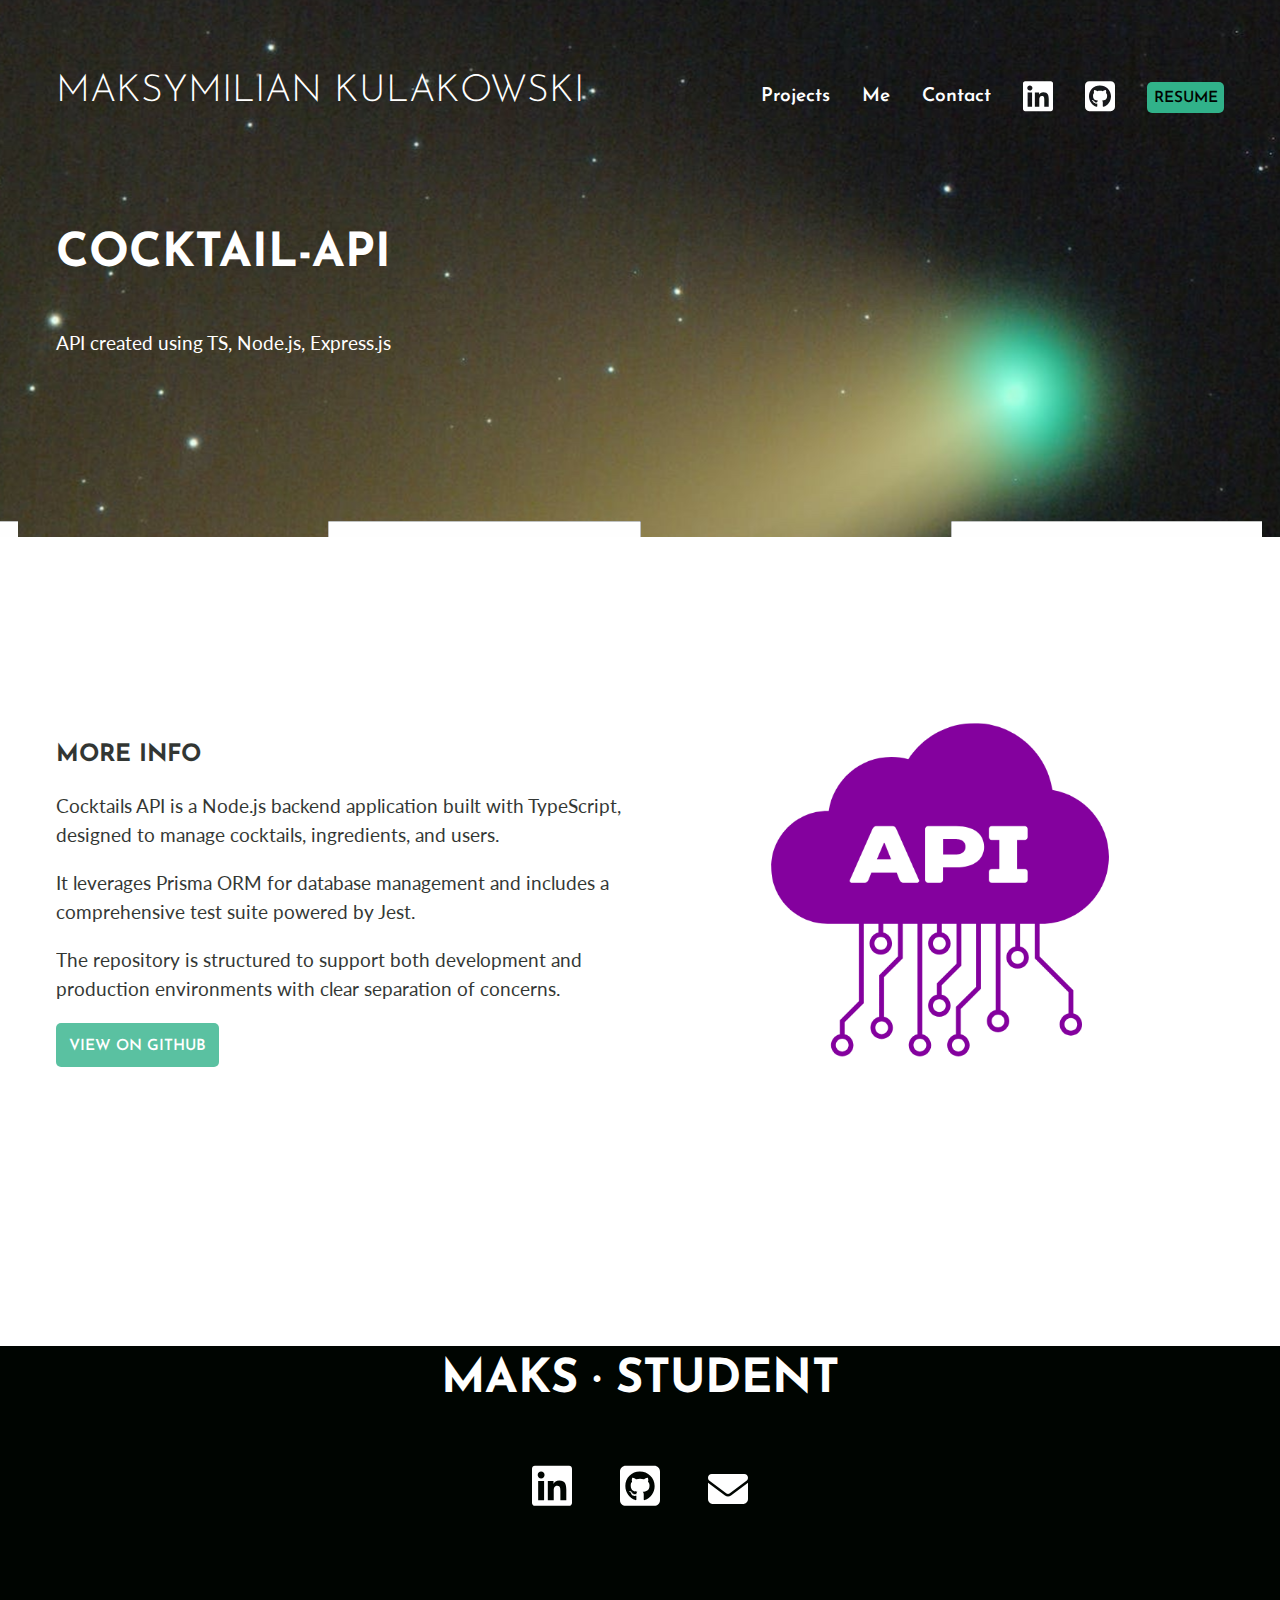
<file: BasicPersonalWebsite/p2.html>
<!DOCTYPE html>
<html lang="en">
<head>
  <meta charset="UTF-8">
  <meta name="viewport" content="width=device-width, initial-scale=1.0">
  <title>About Me - Maksymilian Kulakowski</title>
  <link rel="preconnect" href="https://fonts.googleapis.com">
  <link rel="preconnect" href="https://fonts.gstatic.com" crossorigin>
  <link href="https://fonts.googleapis.com/css2?family=Fira+Mono&family=Josefin+Sans:wght@300;600&family=Lato:wght@400;700&display=swap"
        rel="stylesheet">
  <link href="css/style.css" rel="stylesheet">
</head>

<body>
<section class="intro clean-bg">
  <div class="container">
    <header>
      <h1>
        <a href="index.html" aria-label="Click for home.">
          Maksymilian Kulakowski
        </a>
      </h1>
      <button type="button" tabindex="-1" hidden></button>
      <nav>
        <ul class="menu">
          <li><a href="projects.html">Projects</a></li>
          <li><a href="me.html">Me</a></li>
          <li><a href="index.html#contact">Contact</a></li>
          <li>
            <a href="https://www.linkedin.com/in/maksymilian-kulakowski/" target="_blank"
               aria-label="LinkedIn.">
              <svg xmlns="http://www.w3.org/2000/svg" viewBox="0 0 448 512" aria-hidden="true">
                <path d="M416 32H31.9C14.3 32 0 46.5 0 64.3v383.4C0 465.5 14.3 480 31.9 480H416c17.6 0 32-14.5 32-32.3V64.3c0-17.8-14.4-32.3-32-32.3zM135.4 416H69V202.2h66.5V416zm-33.2-243c-21.3 0-38.5-17.3-38.5-38.5S80.9 96 102.2 96c21.2 0 38.5 17.3 38.5 38.5 0 21.3-17.2 38.5-38.5 38.5zm282.1 243h-66.4V312c0-24.8-.5-56.7-34.5-56.7-34.6 0-39.9 27-39.9 54.9V416h-66.4V202.2h63.7v29.2h.9c8.9-16.8 30.6-34.5 62.9-34.5 67.2 0 79.7 44.3 79.7 101.9V416z"/>
              </svg>
            </a>
          </li>
          <li>
            <a href="https://github.com/unseen2004" target="_blank" aria-label="Github">
              <svg xmlns="http://www.w3.org/2000/svg" viewBox="0 0 448 512" aria-hidden="true">
                <path d="M448 96c0-35.3-28.7-64-64-64H64C28.7 32 0 60.7 0 96V416c0 35.3 28.7 64 64 64H384c35.3 0 64-28.7 64-64V96zM265.8 407.7c0-1.8 0-6 .1-11.6c.1-11.4 .1-28.8 .1-43.7c0-15.6-5.2-25.5-11.3-30.7c37-4.1 76-9.2 76-73.1c0-18.2-6.5-27.3-17.1-39c1.7-4.3 7.4-22-1.7-45c-13.9-4.3-45.7 17.9-45.7 17.9c-13.2-3.7-27.5-5.6-41.6-5.6s-28.4 1.9-41.6 5.6c0 0-31.8-22.2-45.7-17.9c-9.1 22.9-3.5 40.6-1.7 45c-10.6 11.7-15.6 20.8-15.6 39c0 63.6 37.3 69 74.3 73.1c-4.8 4.3-9.1 11.7-10.6 22.3c-9.5 4.3-33.8 11.7-48.3-13.9c-9.1-15.8-25.5-17.1-25.5-17.1c-16.2-.2-1.1 10.2-1.1 10.2c10.8 5 18.4 24.2 18.4 24.2c9.7 29.7 56.1 19.7 56.1 19.7c0 9 .1 21.7 .1 30.6c0 4.8 .1 8.6 .1 10c0 4.3-3 9.5-11.5 8C106 393.6 59.8 330.8 59.8 257.4c0-91.8 70.2-161.5 162-161.5s166.2 69.7 166.2 161.5c.1 73.4-44.7 136.3-110.7 158.3c-8.4 1.5-11.5-3.7-11.5-8zm-90.5-54.8c-.2-1.5 1.1-2.8 3-3.2c1.9-.2 3.7 .6 3.9 1.9c.3 1.3-1 2.6-3 3c-1.9 .4-3.7-.4-3.9-1.7zm-9.1 3.2c-2.2 .2-3.7-.9-3.7-2.4c0-1.3 1.5-2.4 3.5-2.4c1.9-.2 3.7 .9 3.7 2.4c0 1.3-1.5 2.4-3.5 2.4zm-14.3-2.2c-1.9-.4-3.2-1.9-2.8-3.2s2.4-1.9 4.1-1.5c2 .6 3.3 2.1 2.8 3.4c-.4 1.3-2.4 1.9-4.1 1.3zm-12.5-7.3c-1.5-1.3-1.9-3.2-.9-4.1c.9-1.1 2.8-.9 4.3 .6c1.3 1.3 1.8 3.3 .9 4.1c-.9 1.1-2.8 .9-4.3-.6zm-8.5-10c-1.1-1.5-1.1-3.2 0-3.9c1.1-.9 2.8-.2 3.7 1.3c1.1 1.5 1.1 3.3 0 4.1c-.9 .6-2.6 0-3.7-1.5zm-6.3-8.8c-1.1-1.3-1.3-2.8-.4-3.5c.9-.9 2.4-.4 3.5 .6c1.1 1.3 1.3 2.8 .4 3.5c-.9 .9-2.4 .4-3.5-.6zm-6-6.4c-1.3-.6-1.9-1.7-1.5-2.6c.4-.6 1.5-.9 2.8-.4c1.3 .7 1.9 1.8 1.5 2.6c-.4 .9-1.7 1.1-2.8 .4z"/>
              </svg>
            </a>
          </li>
          <li><a href="docs/resume.pdf" download class="button">Resume</a></li>
        </ul>
      </nav>
    </header>
    <article>
      <h2>cocktail-api</h2>
      <p>API created using TS, Node.js, Express.js</p>
    </article>
  </div>
</section>

<section class="project">
  <div class="container">
    <figure class="figure-portfolio">
      <img src="img/API.png" alt="game">
      <figcaption>
        <h3>More Info</h3>
        <p>Cocktails API is a Node.js backend application built with TypeScript, designed to manage cocktails, ingredients, and users.</p>
         <p>It leverages Prisma ORM for database management and includes a comprehensive test suite powered by Jest.</p>
          <p>The repository is structured to support both development and production environments with clear separation of concerns.</p>
        <a href="https://github.com/unseen2004/cocktails-api" target="_blank" class="button">View on Github</a>
      </figcaption>
    </figure>

  </div>
  <div class="bottom-trim"></div>
</section>

<footer>
  <div class="container">
    <h2>Maks &middot; Student</h2>
    <ul>
      <li>
        <a href="https://www.linkedin.com/in/maksymilian-kulakowski/" target="_blank" aria-label="LinkedIn">
          <svg xmlns="http://www.w3.org/2000/svg" viewBox="0 0 448 512" aria-hidden="true">
            <path d="M416 32H31.9C14.3 32 0 46.5 0 64.3v383.4C0 465.5 14.3 480 31.9 480H416c17.6 0 32-14.5 32-32.3V64.3c0-17.8-14.4-32.3-32-32.3zM135.4 416H69V202.2h66.5V416zm-33.2-243c-21.3 0-38.5-17.3-38.5-38.5S80.9 96 102.2 96c21.2 0 38.5 17.3 38.5 38.5 0 21.3-17.2 38.5-38.5 38.5zm282.1 243h-66.4V312c0-24.8-.5-56.7-34.5-56.7-34.6 0-39.9 27-39.9 54.9V416h-66.4V202.2h63.7v29.2h.9c8.9-16.8 30.6-34.5 62.9-34.5 67.2 0 79.7 44.3 79.7 101.9V416z"/>
          </svg>
        </a>
      </li>
      <li>
        <a href="https://github.com/unseen2004" target="_blank" aria-label="Github">
          <svg xmlns="http://www.w3.org/2000/svg" viewBox="0 0 448 512" aria-hidden="true">
            <path d="M448 96c0-35.3-28.7-64-64-64H64C28.7 32 0 60.7 0 96V416c0 35.3 28.7 64 64 64H384c35.3 0 64-28.7 64-64V96zM265.8 407.7c0-1.8 0-6 .1-11.6c.1-11.4 .1-28.8 .1-43.7c0-15.6-5.2-25.5-11.3-30.7c37-4.1 76-9.2 76-73.1c0-18.2-6.5-27.3-17.1-39c1.7-4.3 7.4-22-1.7-45c-13.9-4.3-45.7 17.9-45.7 17.9c-13.2-3.7-27.5-5.6-41.6-5.6s-28.4 1.9-41.6 5.6c0 0-31.8-22.2-45.7-17.9c-9.1 22.9-3.5 40.6-1.7 45c-10.6 11.7-15.6 20.8-15.6 39c0 63.6 37.3 69 74.3 73.1c-4.8 4.3-9.1 11.7-10.6 22.3c-9.5 4.3-33.8 11.7-48.3-13.9c-9.1-15.8-25.5-17.1-25.5-17.1c-16.2-.2-1.1 10.2-1.1 10.2c10.8 5 18.4 24.2 18.4 24.2c9.7 29.7 56.1 19.7 56.1 19.7c0 9 .1 21.7 .1 30.6c0 4.8 .1 8.6 .1 10c0 4.3-3 9.5-11.5 8C106 393.6 59.8 330.8 59.8 257.4c0-91.8 70.2-161.5 162-161.5s166.2 69.7 166.2 161.5c.1 73.4-44.7 136.3-110.7 158.3c-8.4 1.5-11.5-3.7-11.5-8zm-90.5-54.8c-.2-1.5 1.1-2.8 3-3.2c1.9-.2 3.7 .6 3.9 1.9c.3 1.3-1 2.6-3 3c-1.9 .4-3.7-.4-3.9-1.7zm-9.1 3.2c-2.2 .2-3.7-.9-3.7-2.4c0-1.3 1.5-2.4 3.5-2.4c1.9-.2 3.7 .9 3.7 2.4c0 1.3-1.5 2.4-3.5 2.4zm-14.3-2.2c-1.9-.4-3.2-1.9-2.8-3.2s2.4-1.9 4.1-1.5c2 .6 3.3 2.1 2.8 3.4c-.4 1.3-2.4 1.9-4.1 1.3zm-12.5-7.3c-1.5-1.3-1.9-3.2-.9-4.1c.9-1.1 2.8-.9 4.3 .6c1.3 1.3 1.8 3.3 .9 4.1c-.9 1.1-2.8 .9-4.3-.6zm-8.5-10c-1.1-1.5-1.1-3.2 0-3.9c1.1-.9 2.8-.2 3.7 1.3c1.1 1.5 1.1 3.3 0 4.1c-.9 .6-2.6 0-3.7-1.5zm-6.3-8.8c-1.1-1.3-1.3-2.8-.4-3.5c.9-.9 2.4-.4 3.5 .6c1.1 1.3 1.3 2.8 .4 3.5c-.9 .9-2.4 .4-3.5-.6zm-6-6.4c-1.3-.6-1.9-1.7-1.5-2.6c.4-.6 1.5-.9 2.8-.4c1.3 .7 1.9 1.8 1.5 2.6c-.4 .9-1.7 1.1-2.8 .4z"/>
          </svg>
        </a>
      </li>
      <li>
        <a href="mailto:maksymiliankulakowski@gmail.com" aria-label="Email">
          <svg xmlns="http://www.w3.org/2000/svg" viewBox="0 0 512 512" aria-hidden="true">
            <path d="M48 64C21.5 64 0 85.5 0 112c0 15.1 7.1 29.3 19.2 38.4L236.8 313.6c11.4 8.5 27 8.5 38.4 0L492.8 150.4c12.1-9.1 19.2-23.3 19.2-38.4c0-26.5-21.5-48-48-48H48zM0 176V384c0 35.3 28.7 64 64 64H448c35.3 0 64-28.7 64-64V176L294.4 339.2c-22.8 17.1-54 17.1-76.8 0L0 176z"/>
          </svg>
        </a>
      </li>
    </ul>
  </div>
</footer>
</body>
</html>
</file>
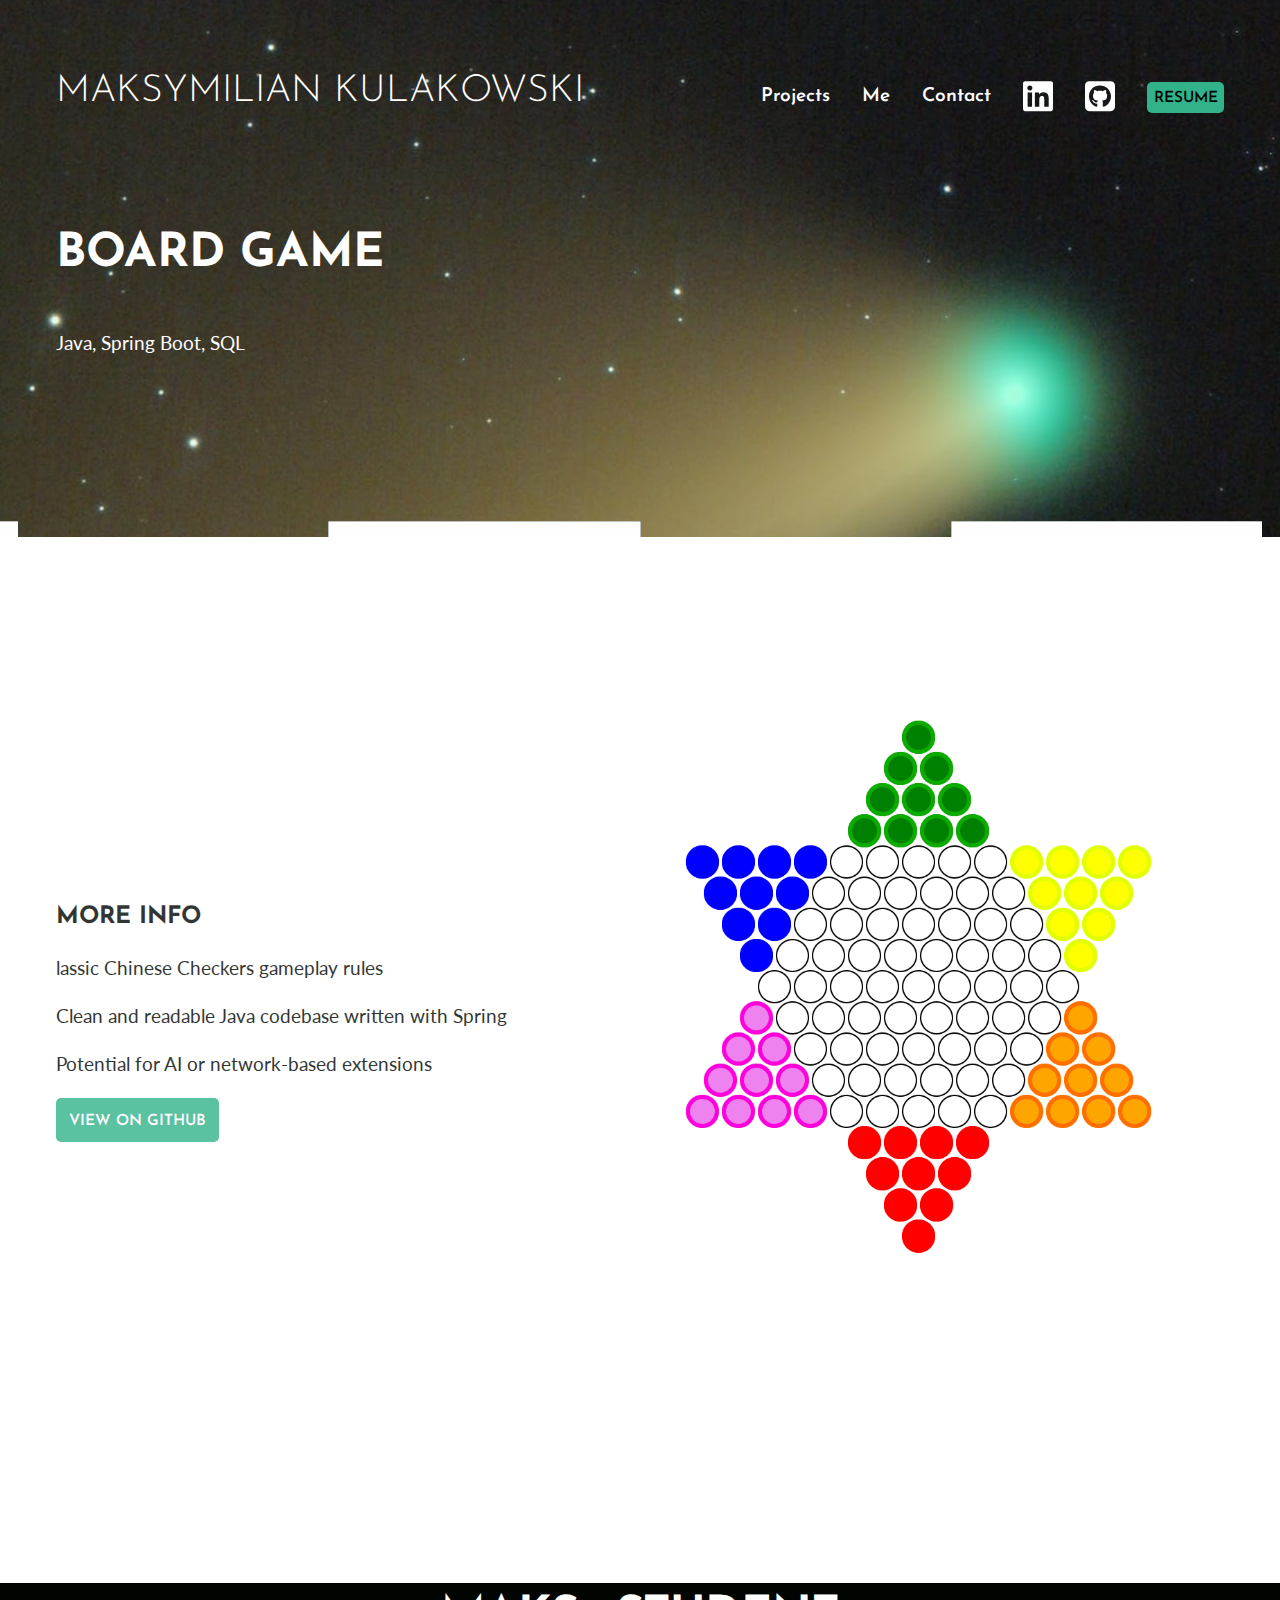
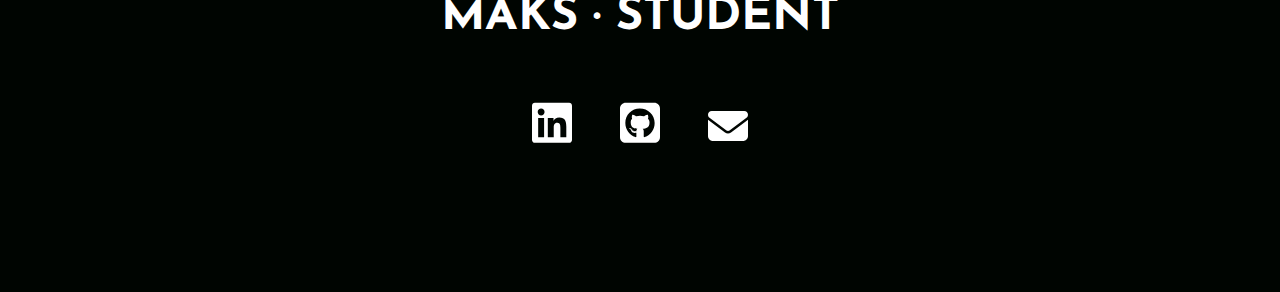
<file: BasicPersonalWebsite/p3.html>
<!DOCTYPE html>
<html lang="en">
<head>
  <meta charset="UTF-8">
  <meta name="viewport" content="width=device-width, initial-scale=1.0">
  <title>About Me - Maksymilian Kulakowski</title>
  <link rel="preconnect" href="https://fonts.googleapis.com">
  <link rel="preconnect" href="https://fonts.gstatic.com" crossorigin>
  <link href="https://fonts.googleapis.com/css2?family=Fira+Mono&family=Josefin+Sans:wght@300;600&family=Lato:wght@400;700&display=swap"
        rel="stylesheet">
  <link href="css/style.css" rel="stylesheet">
</head>

<body>
<section class="intro clean-bg">
  <div class="container">
    <header>
      <h1>
        <a href="index.html" aria-label="Click for home.">
          Maksymilian Kulakowski
        </a>
      </h1>
      <button type="button" tabindex="-1" hidden></button>
      <nav>
        <ul class="menu">
          <li><a href="projects.html">Projects</a></li>
          <li><a href="me.html">Me</a></li>
          <li><a href="index.html#contact">Contact</a></li>
          <li>
            <a href="https://www.linkedin.com/in/maksymilian-kulakowski/" target="_blank"
               aria-label="LinkedIn.">
              <svg xmlns="http://www.w3.org/2000/svg" viewBox="0 0 448 512" aria-hidden="true">
                <path d="M416 32H31.9C14.3 32 0 46.5 0 64.3v383.4C0 465.5 14.3 480 31.9 480H416c17.6 0 32-14.5 32-32.3V64.3c0-17.8-14.4-32.3-32-32.3zM135.4 416H69V202.2h66.5V416zm-33.2-243c-21.3 0-38.5-17.3-38.5-38.5S80.9 96 102.2 96c21.2 0 38.5 17.3 38.5 38.5 0 21.3-17.2 38.5-38.5 38.5zm282.1 243h-66.4V312c0-24.8-.5-56.7-34.5-56.7-34.6 0-39.9 27-39.9 54.9V416h-66.4V202.2h63.7v29.2h.9c8.9-16.8 30.6-34.5 62.9-34.5 67.2 0 79.7 44.3 79.7 101.9V416z"/>
              </svg>
            </a>
          </li>
          <li>
            <a href="https://github.com/unseen2004" target="_blank" aria-label="Github">
              <svg xmlns="http://www.w3.org/2000/svg" viewBox="0 0 448 512" aria-hidden="true">
                <path d="M448 96c0-35.3-28.7-64-64-64H64C28.7 32 0 60.7 0 96V416c0 35.3 28.7 64 64 64H384c35.3 0 64-28.7 64-64V96zM265.8 407.7c0-1.8 0-6 .1-11.6c.1-11.4 .1-28.8 .1-43.7c0-15.6-5.2-25.5-11.3-30.7c37-4.1 76-9.2 76-73.1c0-18.2-6.5-27.3-17.1-39c1.7-4.3 7.4-22-1.7-45c-13.9-4.3-45.7 17.9-45.7 17.9c-13.2-3.7-27.5-5.6-41.6-5.6s-28.4 1.9-41.6 5.6c0 0-31.8-22.2-45.7-17.9c-9.1 22.9-3.5 40.6-1.7 45c-10.6 11.7-15.6 20.8-15.6 39c0 63.6 37.3 69 74.3 73.1c-4.8 4.3-9.1 11.7-10.6 22.3c-9.5 4.3-33.8 11.7-48.3-13.9c-9.1-15.8-25.5-17.1-25.5-17.1c-16.2-.2-1.1 10.2-1.1 10.2c10.8 5 18.4 24.2 18.4 24.2c9.7 29.7 56.1 19.7 56.1 19.7c0 9 .1 21.7 .1 30.6c0 4.8 .1 8.6 .1 10c0 4.3-3 9.5-11.5 8C106 393.6 59.8 330.8 59.8 257.4c0-91.8 70.2-161.5 162-161.5s166.2 69.7 166.2 161.5c.1 73.4-44.7 136.3-110.7 158.3c-8.4 1.5-11.5-3.7-11.5-8zm-90.5-54.8c-.2-1.5 1.1-2.8 3-3.2c1.9-.2 3.7 .6 3.9 1.9c.3 1.3-1 2.6-3 3c-1.9 .4-3.7-.4-3.9-1.7zm-9.1 3.2c-2.2 .2-3.7-.9-3.7-2.4c0-1.3 1.5-2.4 3.5-2.4c1.9-.2 3.7 .9 3.7 2.4c0 1.3-1.5 2.4-3.5 2.4zm-14.3-2.2c-1.9-.4-3.2-1.9-2.8-3.2s2.4-1.9 4.1-1.5c2 .6 3.3 2.1 2.8 3.4c-.4 1.3-2.4 1.9-4.1 1.3zm-12.5-7.3c-1.5-1.3-1.9-3.2-.9-4.1c.9-1.1 2.8-.9 4.3 .6c1.3 1.3 1.8 3.3 .9 4.1c-.9 1.1-2.8 .9-4.3-.6zm-8.5-10c-1.1-1.5-1.1-3.2 0-3.9c1.1-.9 2.8-.2 3.7 1.3c1.1 1.5 1.1 3.3 0 4.1c-.9 .6-2.6 0-3.7-1.5zm-6.3-8.8c-1.1-1.3-1.3-2.8-.4-3.5c.9-.9 2.4-.4 3.5 .6c1.1 1.3 1.3 2.8 .4 3.5c-.9 .9-2.4 .4-3.5-.6zm-6-6.4c-1.3-.6-1.9-1.7-1.5-2.6c.4-.6 1.5-.9 2.8-.4c1.3 .7 1.9 1.8 1.5 2.6c-.4 .9-1.7 1.1-2.8 .4z"/>
              </svg>
            </a>
          </li>
          <li><a href="docs/resume.pdf" download class="button">Resume</a></li>
        </ul>
      </nav>
    </header>
    <article>
      <h2>Board game</h2>
      <p>Java, Spring Boot, SQL</p>
    </article>
  </div>
</section>

<section class="project">
  <div class="container">
    <figure class="figure-portfolio">
      <img src="img/ch.png" alt="game">
      <figcaption>
        <h3>More Info</h3>
        <p>lassic Chinese Checkers gameplay rules</p>
        <p>Clean and readable Java codebase written with Spring</p>
        <p>Potential for AI or network-based extensions</p>
        <a href="https://github.com/unseen2004/chineseCheckers" target="_blank" class="button">View on Github</a>
      </figcaption>
    </figure>

  </div>
  <div class="bottom-trim"></div>
</section>

<footer>
  <div class="container">
    <h2>Maks &middot; Student</h2>
    <ul>
      <li>
        <a href="https://www.linkedin.com/in/maksymilian-kulakowski/" target="_blank" aria-label="LinkedIn">
          <svg xmlns="http://www.w3.org/2000/svg" viewBox="0 0 448 512" aria-hidden="true">
            <path d="M416 32H31.9C14.3 32 0 46.5 0 64.3v383.4C0 465.5 14.3 480 31.9 480H416c17.6 0 32-14.5 32-32.3V64.3c0-17.8-14.4-32.3-32-32.3zM135.4 416H69V202.2h66.5V416zm-33.2-243c-21.3 0-38.5-17.3-38.5-38.5S80.9 96 102.2 96c21.2 0 38.5 17.3 38.5 38.5 0 21.3-17.2 38.5-38.5 38.5zm282.1 243h-66.4V312c0-24.8-.5-56.7-34.5-56.7-34.6 0-39.9 27-39.9 54.9V416h-66.4V202.2h63.7v29.2h.9c8.9-16.8 30.6-34.5 62.9-34.5 67.2 0 79.7 44.3 79.7 101.9V416z"/>
          </svg>
        </a>
      </li>
      <li>
        <a href="https://github.com/unseen2004" target="_blank" aria-label="Github">
          <svg xmlns="http://www.w3.org/2000/svg" viewBox="0 0 448 512" aria-hidden="true">
            <path d="M448 96c0-35.3-28.7-64-64-64H64C28.7 32 0 60.7 0 96V416c0 35.3 28.7 64 64 64H384c35.3 0 64-28.7 64-64V96zM265.8 407.7c0-1.8 0-6 .1-11.6c.1-11.4 .1-28.8 .1-43.7c0-15.6-5.2-25.5-11.3-30.7c37-4.1 76-9.2 76-73.1c0-18.2-6.5-27.3-17.1-39c1.7-4.3 7.4-22-1.7-45c-13.9-4.3-45.7 17.9-45.7 17.9c-13.2-3.7-27.5-5.6-41.6-5.6s-28.4 1.9-41.6 5.6c0 0-31.8-22.2-45.7-17.9c-9.1 22.9-3.5 40.6-1.7 45c-10.6 11.7-15.6 20.8-15.6 39c0 63.6 37.3 69 74.3 73.1c-4.8 4.3-9.1 11.7-10.6 22.3c-9.5 4.3-33.8 11.7-48.3-13.9c-9.1-15.8-25.5-17.1-25.5-17.1c-16.2-.2-1.1 10.2-1.1 10.2c10.8 5 18.4 24.2 18.4 24.2c9.7 29.7 56.1 19.7 56.1 19.7c0 9 .1 21.7 .1 30.6c0 4.8 .1 8.6 .1 10c0 4.3-3 9.5-11.5 8C106 393.6 59.8 330.8 59.8 257.4c0-91.8 70.2-161.5 162-161.5s166.2 69.7 166.2 161.5c.1 73.4-44.7 136.3-110.7 158.3c-8.4 1.5-11.5-3.7-11.5-8zm-90.5-54.8c-.2-1.5 1.1-2.8 3-3.2c1.9-.2 3.7 .6 3.9 1.9c.3 1.3-1 2.6-3 3c-1.9 .4-3.7-.4-3.9-1.7zm-9.1 3.2c-2.2 .2-3.7-.9-3.7-2.4c0-1.3 1.5-2.4 3.5-2.4c1.9-.2 3.7 .9 3.7 2.4c0 1.3-1.5 2.4-3.5 2.4zm-14.3-2.2c-1.9-.4-3.2-1.9-2.8-3.2s2.4-1.9 4.1-1.5c2 .6 3.3 2.1 2.8 3.4c-.4 1.3-2.4 1.9-4.1 1.3zm-12.5-7.3c-1.5-1.3-1.9-3.2-.9-4.1c.9-1.1 2.8-.9 4.3 .6c1.3 1.3 1.8 3.3 .9 4.1c-.9 1.1-2.8 .9-4.3-.6zm-8.5-10c-1.1-1.5-1.1-3.2 0-3.9c1.1-.9 2.8-.2 3.7 1.3c1.1 1.5 1.1 3.3 0 4.1c-.9 .6-2.6 0-3.7-1.5zm-6.3-8.8c-1.1-1.3-1.3-2.8-.4-3.5c.9-.9 2.4-.4 3.5 .6c1.1 1.3 1.3 2.8 .4 3.5c-.9 .9-2.4 .4-3.5-.6zm-6-6.4c-1.3-.6-1.9-1.7-1.5-2.6c.4-.6 1.5-.9 2.8-.4c1.3 .7 1.9 1.8 1.5 2.6c-.4 .9-1.7 1.1-2.8 .4z"/>
          </svg>
        </a>
      </li>
      <li>
        <a href="mailto:maksymiliankulakowski@gmail.com" aria-label="Email">
          <svg xmlns="http://www.w3.org/2000/svg" viewBox="0 0 512 512" aria-hidden="true">
            <path d="M48 64C21.5 64 0 85.5 0 112c0 15.1 7.1 29.3 19.2 38.4L236.8 313.6c11.4 8.5 27 8.5 38.4 0L492.8 150.4c12.1-9.1 19.2-23.3 19.2-38.4c0-26.5-21.5-48-48-48H48zM0 176V384c0 35.3 28.7 64 64 64H448c35.3 0 64-28.7 64-64V176L294.4 339.2c-22.8 17.1-54 17.1-76.8 0L0 176z"/>
          </svg>
        </a>
      </li>
    </ul>
  </div>
</footer>
</body>
</html>
</file>
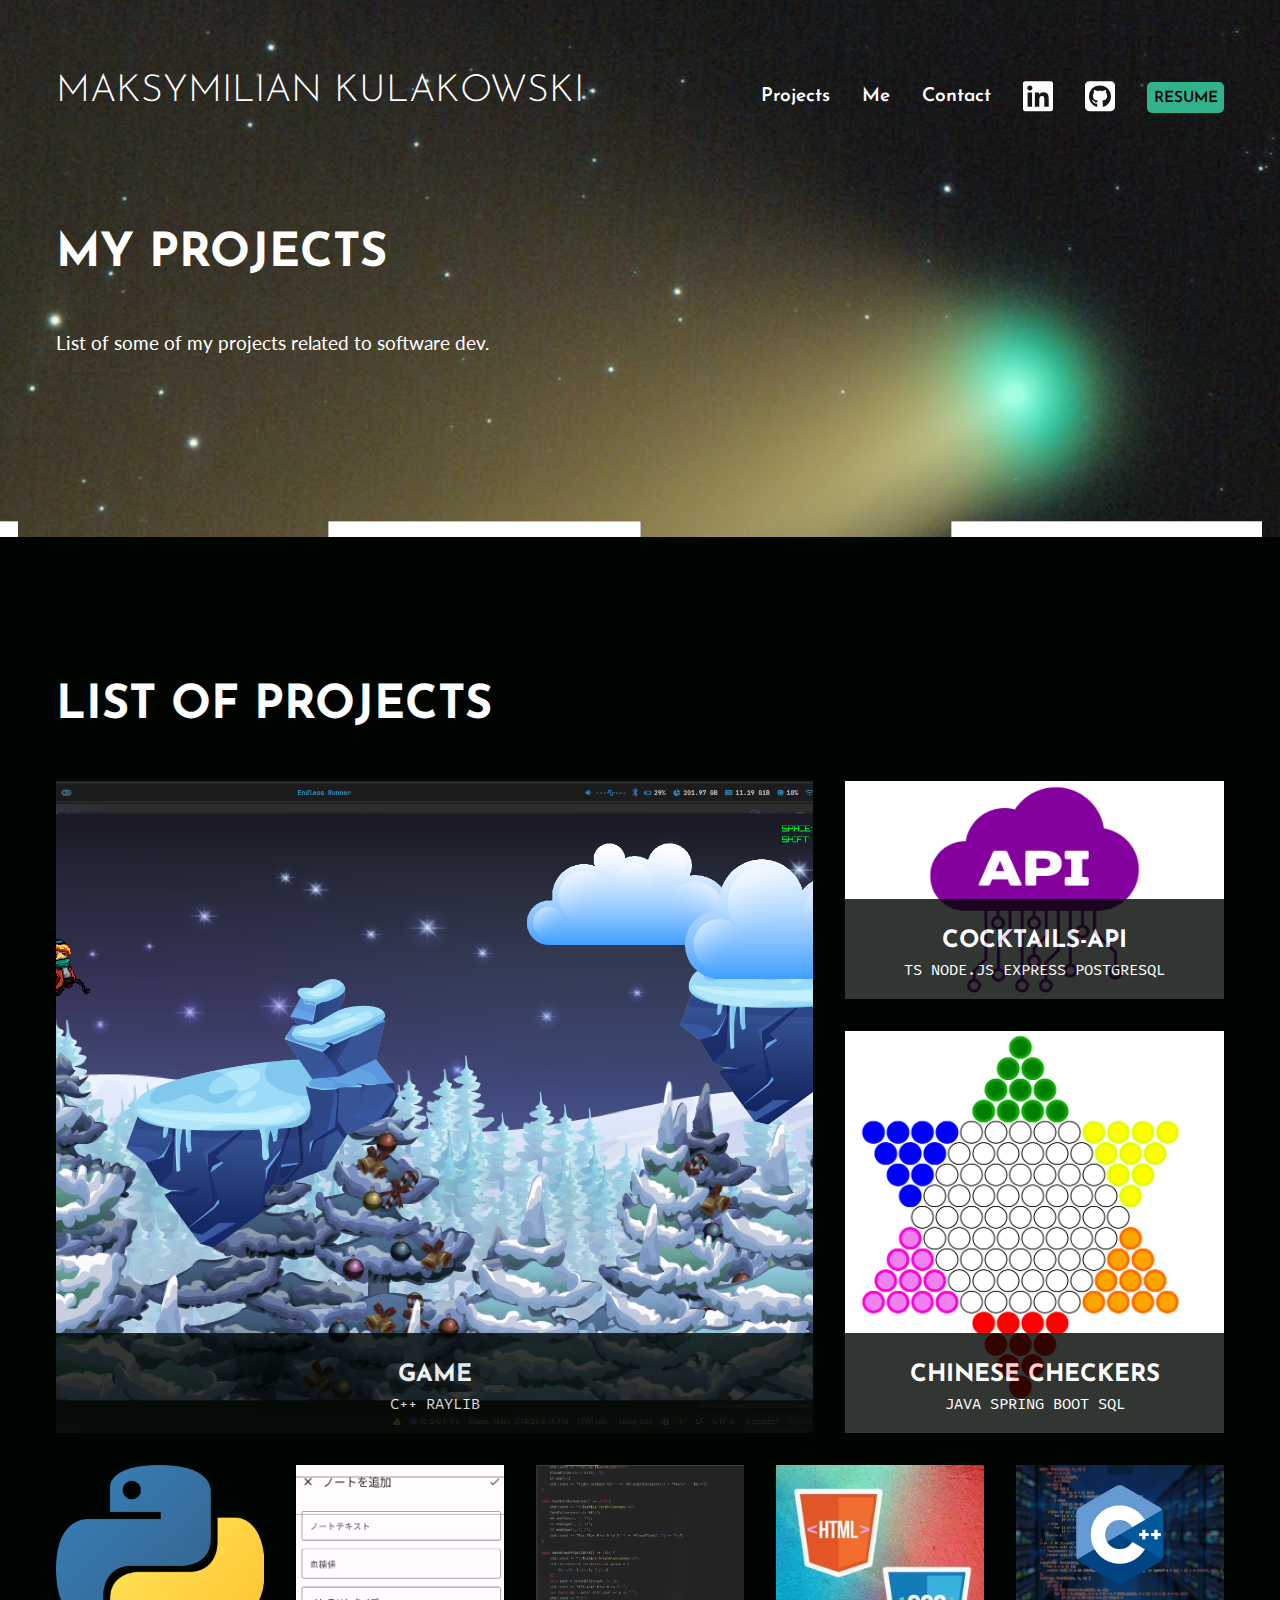
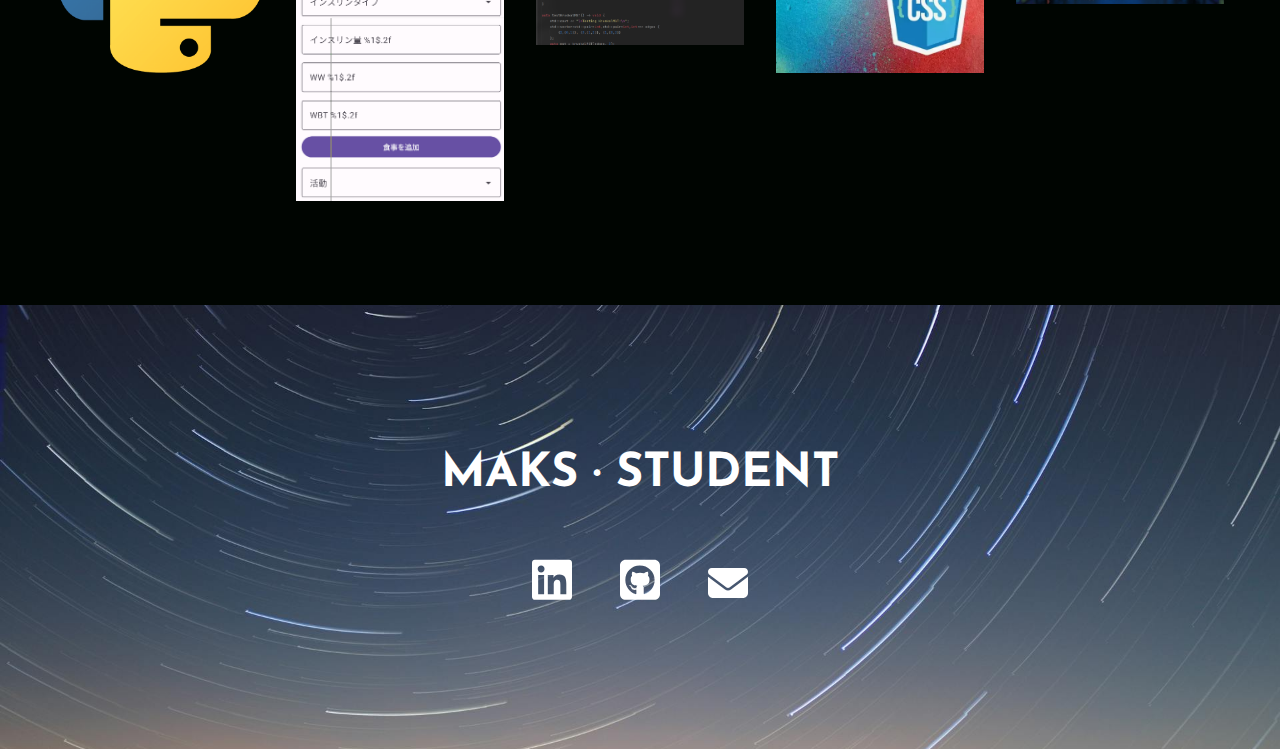
<file: BasicPersonalWebsite/projects.html>
<!DOCTYPE html>
<html lang="en">
<head>
	<meta charset="UTF-8">
	<meta name="viewport" content="width=device-width, initial-scale=1.0">
	<title>Projects - Jen Kramer Portfolio</title>
	<link rel="preconnect" href="https://fonts.googleapis.com">
	<link rel="preconnect" href="https://fonts.gstatic.com" crossorigin>
	<link href="https://fonts.googleapis.com/css2?family=Fira+Mono&family=Josefin+Sans:wght@300;600&family=Lato:wght@400;700&display=swap" rel="stylesheet">
	<link href="css/style.css" rel="stylesheet">
</head>

<body>
	<section class="intro">
		<div class="container">
			<header>
				<h1>
					<a href="index.html" aria-label="Click for home.">
						Maksymilian Kulakowski
					</a>
				</h1>
				<button type="button" tabindex="-1" hidden></button>
				<nav>
					<ul class="menu">
						<li><a href="projects.html">Projects</a></li>
						<li><a href="me.html">Me</a></li>
						<li><a href="index.html#contact">Contact</a></li>
						<li>
							<a href="https://www.linkedin.com/in/maksymilian-kulakowski/" target="_blank" aria-label="LinkedIn.">
								<svg xmlns="http://www.w3.org/2000/svg" viewBox="0 0 448 512" aria-hidden="true">
									<path d="M416 32H31.9C14.3 32 0 46.5 0 64.3v383.4C0 465.5 14.3 480 31.9 480H416c17.6 0 32-14.5 32-32.3V64.3c0-17.8-14.4-32.3-32-32.3zM135.4 416H69V202.2h66.5V416zm-33.2-243c-21.3 0-38.5-17.3-38.5-38.5S80.9 96 102.2 96c21.2 0 38.5 17.3 38.5 38.5 0 21.3-17.2 38.5-38.5 38.5zm282.1 243h-66.4V312c0-24.8-.5-56.7-34.5-56.7-34.6 0-39.9 27-39.9 54.9V416h-66.4V202.2h63.7v29.2h.9c8.9-16.8 30.6-34.5 62.9-34.5 67.2 0 79.7 44.3 79.7 101.9V416z" />
								</svg>
							</a>
						</li>
						<li>
							<a href="https://github.com/unseen2004" target="_blank" aria-label="Github">
								<svg xmlns="http://www.w3.org/2000/svg" viewBox="0 0 448 512" aria-hidden="true">
									<path d="M448 96c0-35.3-28.7-64-64-64H64C28.7 32 0 60.7 0 96V416c0 35.3 28.7 64 64 64H384c35.3 0 64-28.7 64-64V96zM265.8 407.7c0-1.8 0-6 .1-11.6c.1-11.4 .1-28.8 .1-43.7c0-15.6-5.2-25.5-11.3-30.7c37-4.1 76-9.2 76-73.1c0-18.2-6.5-27.3-17.1-39c1.7-4.3 7.4-22-1.7-45c-13.9-4.3-45.7 17.9-45.7 17.9c-13.2-3.7-27.5-5.6-41.6-5.6s-28.4 1.9-41.6 5.6c0 0-31.8-22.2-45.7-17.9c-9.1 22.9-3.5 40.6-1.7 45c-10.6 11.7-15.6 20.8-15.6 39c0 63.6 37.3 69 74.3 73.1c-4.8 4.3-9.1 11.7-10.6 22.3c-9.5 4.3-33.8 11.7-48.3-13.9c-9.1-15.8-25.5-17.1-25.5-17.1c-16.2-.2-1.1 10.2-1.1 10.2c10.8 5 18.4 24.2 18.4 24.2c9.7 29.7 56.1 19.7 56.1 19.7c0 9 .1 21.7 .1 30.6c0 4.8 .1 8.6 .1 10c0 4.3-3 9.5-11.5 8C106 393.6 59.8 330.8 59.8 257.4c0-91.8 70.2-161.5 162-161.5s166.2 69.7 166.2 161.5c.1 73.4-44.7 136.3-110.7 158.3c-8.4 1.5-11.5-3.7-11.5-8zm-90.5-54.8c-.2-1.5 1.1-2.8 3-3.2c1.9-.2 3.7 .6 3.9 1.9c.3 1.3-1 2.6-3 3c-1.9 .4-3.7-.4-3.9-1.7zm-9.1 3.2c-2.2 .2-3.7-.9-3.7-2.4c0-1.3 1.5-2.4 3.5-2.4c1.9-.2 3.7 .9 3.7 2.4c0 1.3-1.5 2.4-3.5 2.4zm-14.3-2.2c-1.9-.4-3.2-1.9-2.8-3.2s2.4-1.9 4.1-1.5c2 .6 3.3 2.1 2.8 3.4c-.4 1.3-2.4 1.9-4.1 1.3zm-12.5-7.3c-1.5-1.3-1.9-3.2-.9-4.1c.9-1.1 2.8-.9 4.3 .6c1.3 1.3 1.8 3.3 .9 4.1c-.9 1.1-2.8 .9-4.3-.6zm-8.5-10c-1.1-1.5-1.1-3.2 0-3.9c1.1-.9 2.8-.2 3.7 1.3c1.1 1.5 1.1 3.3 0 4.1c-.9 .6-2.6 0-3.7-1.5zm-6.3-8.8c-1.1-1.3-1.3-2.8-.4-3.5c.9-.9 2.4-.4 3.5 .6c1.1 1.3 1.3 2.8 .4 3.5c-.9 .9-2.4 .4-3.5-.6zm-6-6.4c-1.3-.6-1.9-1.7-1.5-2.6c.4-.6 1.5-.9 2.8-.4c1.3 .7 1.9 1.8 1.5 2.6c-.4 .9-1.7 1.1-2.8 .4z" />
								</svg>
							</a>
						</li>
						<li><a href="docs/resume.pdf" download class="button">Resume</a></li>
					</ul>
				</nav>
			</header>
			<h2>My Projects</h2>
			<p>List of some of my projects related to software dev.</p>
		</div>
	</section>
	<section class="section-projects">
		<div class="container">
			<h2>List of Projects</h2>
			<div class="topgrid">
				<figure>
					<a href="p1.html" target="_blank"><img src="img/ER.png" alt="Game Projects" /></a>
					<figcaption>
						<a href="p1.html" target="_blank">
							<h3>Game</h3>
							<ul>
								<li>C++</li>
								<li>Raylib</li>
							</ul>
						</a>
					</figcaption>
				</figure>
				<figure>
					<a href = "p2.html" target="_blank"><img src="img/API.png" alt="cocktails api" /></a>
					<figcaption>
						<a href="p2.html" target="_blank">
							<h3>cocktails-api</h3>
							<ul>
								<li>TS</li>
								<li>Node.js</li>
								<li>Express</li>
								<li>PostgreSQL</li>
							</ul>
						</a>
					</figcaption>
				</figure>
				<figure>
					<a href="p3.html" target="_blank"><img src="img/ch.png" alt="Chinese Checkers" /></a>
					<figcaption>
						<a href="p3.html" target="_blank">
							<h3>Chinese Checkers</h3>
							<ul>
								<li>Java</li>
								<li>Spring Boot</li>
								<li>SQL</li>
							</ul>
						</a>
					</figcaption>
				</figure>
			</div>
			<div class="bottomgrid">
				<a href="https://github.com/unseen2004/Python_jp" target="_blank"><img src="img/py.png" alt="Python-jp"></a>
				<a href="https://github.com/unseen2004/GlucoApp" target="_blank"><img src="img/g.png" alt="GlucoApp"></a>
				<a href="https://github.com/unseen2004/AlgoLib" target="_blank"><img src="img/algoLib.png" alt="AlgoLib"></a>
				<a href="https://github.com/unseen2004/unseen2004.github.io" target="_blank"><img src="img/fem-int-css.webp" alt="Other Website"></a>
				<a href="https://github.com/unseen2004/RandomThings/tree/main/ParallelProblems" target="_blank"><img src="img/CPlusPlus1.jpg" alt="Parallel Programming"></a>
			</div>
		</div>
	</section>
	<footer>
		<div class="container">
			<h2>Maks &middot; Student</h2>
			<ul>
				<li>
					<a href="https://www.linkedin.com/in/maksymilian-kulakowski/" target="_blank" aria-label="LinkedIn">
						<svg xmlns="http://www.w3.org/2000/svg" viewBox="0 0 448 512" aria-hidden="true">
							<path d="M416 32H31.9C14.3 32 0 46.5 0 64.3v383.4C0 465.5 14.3 480 31.9 480H416c17.6 0 32-14.5 32-32.3V64.3c0-17.8-14.4-32.3-32-32.3zM135.4 416H69V202.2h66.5V416zm-33.2-243c-21.3 0-38.5-17.3-38.5-38.5S80.9 96 102.2 96c21.2 0 38.5 17.3 38.5 38.5 0 21.3-17.2 38.5-38.5 38.5zm282.1 243h-66.4V312c0-24.8-.5-56.7-34.5-56.7-34.6 0-39.9 27-39.9 54.9V416h-66.4V202.2h63.7v29.2h.9c8.9-16.8 30.6-34.5 62.9-34.5 67.2 0 79.7 44.3 79.7 101.9V416z" />
						</svg></a>
				</li>
				<li>
					<a href="https://github.com/unseen2004" target="_blank" aria-label="Github">
						<svg xmlns="http://www.w3.org/2000/svg" viewBox="0 0 448 512" aria-hidden="true">
							<path d="M448 96c0-35.3-28.7-64-64-64H64C28.7 32 0 60.7 0 96V416c0 35.3 28.7 64 64 64H384c35.3 0 64-28.7 64-64V96zM265.8 407.7c0-1.8 0-6 .1-11.6c.1-11.4 .1-28.8 .1-43.7c0-15.6-5.2-25.5-11.3-30.7c37-4.1 76-9.2 76-73.1c0-18.2-6.5-27.3-17.1-39c1.7-4.3 7.4-22-1.7-45c-13.9-4.3-45.7 17.9-45.7 17.9c-13.2-3.7-27.5-5.6-41.6-5.6s-28.4 1.9-41.6 5.6c0 0-31.8-22.2-45.7-17.9c-9.1 22.9-3.5 40.6-1.7 45c-10.6 11.7-15.6 20.8-15.6 39c0 63.6 37.3 69 74.3 73.1c-4.8 4.3-9.1 11.7-10.6 22.3c-9.5 4.3-33.8 11.7-48.3-13.9c-9.1-15.8-25.5-17.1-25.5-17.1c-16.2-.2-1.1 10.2-1.1 10.2c10.8 5 18.4 24.2 18.4 24.2c9.7 29.7 56.1 19.7 56.1 19.7c0 9 .1 21.7 .1 30.6c0 4.8 .1 8.6 .1 10c0 4.3-3 9.5-11.5 8C106 393.6 59.8 330.8 59.8 257.4c0-91.8 70.2-161.5 162-161.5s166.2 69.7 166.2 161.5c.1 73.4-44.7 136.3-110.7 158.3c-8.4 1.5-11.5-3.7-11.5-8zm-90.5-54.8c-.2-1.5 1.1-2.8 3-3.2c1.9-.2 3.7 .6 3.9 1.9c.3 1.3-1 2.6-3 3c-1.9 .4-3.7-.4-3.9-1.7zm-9.1 3.2c-2.2 .2-3.7-.9-3.7-2.4c0-1.3 1.5-2.4 3.5-2.4c1.9-.2 3.7 .9 3.7 2.4c0 1.3-1.5 2.4-3.5 2.4zm-14.3-2.2c-1.9-.4-3.2-1.9-2.8-3.2s2.4-1.9 4.1-1.5c2 .6 3.3 2.1 2.8 3.4c-.4 1.3-2.4 1.9-4.1 1.3zm-12.5-7.3c-1.5-1.3-1.9-3.2-.9-4.1c.9-1.1 2.8-.9 4.3 .6c1.3 1.3 1.8 3.3 .9 4.1c-.9 1.1-2.8 .9-4.3-.6zm-8.5-10c-1.1-1.5-1.1-3.2 0-3.9c1.1-.9 2.8-.2 3.7 1.3c1.1 1.5 1.1 3.3 0 4.1c-.9 .6-2.6 0-3.7-1.5zm-6.3-8.8c-1.1-1.3-1.3-2.8-.4-3.5c.9-.9 2.4-.4 3.5 .6c1.1 1.3 1.3 2.8 .4 3.5c-.9 .9-2.4 .4-3.5-.6zm-6-6.4c-1.3-.6-1.9-1.7-1.5-2.6c.4-.6 1.5-.9 2.8-.4c1.3 .7 1.9 1.8 1.5 2.6c-.4 .9-1.7 1.1-2.8 .4z" />
						</svg>
					</a>
				</li>
				<li>
					<a href="mailto:maksymiliankulakowski@gmail.com" aria-label="Email">
						<svg xmlns="http://www.w3.org/2000/svg" viewBox="0 0 512 512" aria-hidden="true">
							<path d="M48 64C21.5 64 0 85.5 0 112c0 15.1 7.1 29.3 19.2 38.4L236.8 313.6c11.4 8.5 27 8.5 38.4 0L492.8 150.4c12.1-9.1 19.2-23.3 19.2-38.4c0-26.5-21.5-48-48-48H48zM0 176V384c0 35.3 28.7 64 64 64H448c35.3 0 64-28.7 64-64V176L294.4 339.2c-22.8 17.1-54 17.1-76.8 0L0 176z" />
						</svg>
					</a>
				</li>
			</ul>
		</div>
	</footer>
</body>
</html>
</file>
<file: BasicPersonalWebsite/css/style.css>
/* copied from our previous work. Do not delete! */
@layer base {
  :root {
    /* colors */
    --black: #000501;
    --tan: #b6b57b;
    --green: #31b28a;
    --lightgreen: #8cdfc5;
    --red: #ff4404;
    --white: #ffffff;

    /* font families */
    --main: "Lato", sans-serif;
    --heading: "Josefin Sans", sans-serif;
    --mono: "Fira mono", monospace;

    /* type scale */
    --base-size: 1.2rem;
    --scale: 1.25;
    --h1: calc(var(--h2) * var(--scale));
    --h2: calc(var(--h3) * var(--scale));
    --h3: calc(var(--h4) * var(--scale));
    --h4: calc(var(--h5) * var(--scale));
    --h5: calc(var(--h6) * var(--scale));
    --h6: var(--base-size);
    --small: calc(var(--base-size) / var(--scale));
  }

  /* border box model: https://css-tricks.com/box-sizing/ */
  html {
    box-sizing: border-box;
  }

  *,
  *::before,
  *::after {
    box-sizing: inherit;
  }

  /*  https://css-tricks.com/inclusively-hidden/ */
  .sr-only:not(:focus):not(:active) {
    clip: rect(0 0 0 0);
    clip-path: inset(50%);
    height: 1px;
    overflow: hidden;
    position: absolute;
    white-space: nowrap;
    width: 1px;
  }
  body {
    font-family: var(--main);
    line-height: 1.5;
    font-size: var(--base-size);
    margin: 0;
    padding: 0;
  }

  h1,
  h2,
  h3,
  h4,
  h5,
  h6 {
    font-family: var(--heading);
    text-transform: uppercase;
  }

  h1 {
    font-size: var(--h1);
  }

  h2 {
    font-size: var(--h2);
  }

  h3 {
    font-size: var(--h3);
  }

  h4 {
    font-size: var(--h4);
  }

  h5 {
    font-size: var(--h5);
  }

  h6 {
    font-size: var(--h6);
  }

  .mono {
    font-family: var(--mono);
  }

  .colors {
    display: flex;
    /* you could do this with grid as well, but you may need a few more lines of code */
  }

  .colors>* {
    width: 50px;
    height: 50px;
    margin-right: 20px;
    border: 1px solid black;
  }

  .white {
    background-color: var(--white);
  }

  .black {
    background-color: var(--black);
  }

  .tan {
    background-color: var(--tan);
  }

  .green {
    background-color: var(--green);
  }

  .lightgreen {
    background-color: var(--lightgreen);
  }

  .red {
    background-color: var(--red);
  }

  a {
    color: var(--green);
  }

  a:hover {
    text-decoration: none;
  }

  img {
    max-width: 100%;
  }

  figure {
    margin: 0;
    padding: 0;
  }

  .container {
    max-width: 1200px;
    margin: 0 auto;
    padding: 0 1rem;
  }

  .button {
    display: inline-block;
    background-color: var(--green);
    color: var(--black);
    padding: 1rem 0.8rem 0.8rem 0.8rem;
    border-radius: 5px;
    text-decoration: none;
    font-family: var(--heading);
    font-size: var(--small);
    text-transform: uppercase;
    font-weight: 600;
    line-height: 1;
  }

  .button:hover {
    background-color: var(--tan);
  }
}

@layer intro {
  .intro {
    padding: 4rem 0 10rem 0;
    background-image: url("../img/fem-featured-top.png"),

      url("../img/fem-comet.jpg");
    background-repeat: repeat-x, no-repeat;
    background-position: bottom center, 86% 10%;
    color: var(--white);
  }
  /*
    .clean-bg {
      background-image: none;
      background-color: var(--black);
      padding: 4rem 0 6rem 0;
    }

    .clean-bg + .project {
      background-image: none;
      background-color: var(--white);
    }
  */
.profile-image {
    float: right;
    width: 200px;
    margin-left: 2rem;
    margin-bottom: 2rem;
    /* Increased negative margin to move image up to heading level */
    margin-top: -6rem;
    position: relative;
}

.profile-image img {
    width: 100%;
    height: auto;
    object-fit: cover;
}


@media (max-width: 768px) {
    .profile-image {
        width: 150px;
    }
}

@media (max-width: 480px) {
    .profile-image {
        float: none;
        margin: 2rem auto;
        display: block;
        width: 120px;
        margin-top: 0;
    }
}
  .intro a {
    color: var(--white);
  }

  .intro h2 {
    text-transform: uppercase;
  }

  .name {
    font-weight: 700;
  }
}

@layer header {

  header {
    display: flex;
    flex-flow: row wrap;
    justify-content: space-between;
    align-items: baseline;
    margin-bottom: 6rem;
  }

  header h1 {
    font-size: var(--h3);
    color: var(--lightgreen);
    font-weight: 300;
    margin: 0;
  }

  .intro header a {
    text-decoration: none;
    color: var(--white);
  }

  .intro header a:hover {
    color: var(--green);
  }

  header svg {
    width: 30px;
    fill: var(--white);
    margin-top: 0.5rem;
  }

  header a:hover svg {
    fill: var(--green);
  }

  nav {
    font-family: var(--heading);
    font-weight: 600;
    margin: 0;
    padding: 0;
  }

  nav ul {
    margin: 0;
    padding: 0;
    list-style-type: none;
    display: flex;
    flex-flow: row wrap;
    justify-content: center;
    align-items: center;
    gap: 2rem;
  }

  .intro nav .button {
    padding: 0.6rem 0.4rem 0.4rem 0.4rem;
    color: var(--black);
  }

  .intro nav .button:hover {
    color: var(--black);
  }

  @media (max-width: 900px) {
    header {
      justify-content: center;
    }

    header h1 {
      flex-basis: 100%;
      text-align: center;
      margin-bottom: 2rem;
    }
  }

  @media (max-width: 640px) {
    header {
      justify-content: space-between;
    }

    header h1 {
      flex-basis: auto;
    }

    /* hamburger button is the button HTML element */
    header button {
      display: block;
      font-size: 3rem;
      line-height: 1;
      border: 0;
      background: transparent;
      color: var(--white);
    }

    header button:hover {
      color: var(--green);
    }

    header button::after {
      content: "\2630";
    }

    /* menu that appears when hamburger is clicked */
    nav {
      position: fixed;
      top: 0;
      right: 200%;
      width: 100vw;
      height: 100vh;
      opacity: 0;
      background: #fff;
      padding-top: 20%;
      transition: right 0s 0.5s, opacity 0.5s;
    }

    /* trigger for animation - pulls down nav box */
    button:focus+nav,
    button:focus-within+nav {
      right: 0;
      opacity: 1;
      transition: right 0s, opacity 0.5s;
    }

    nav ul {
      display: block;
      text-align: center;
      position: relative;
      top: -50vh;
      transition: top 0.5s;
    }

    /* trigger for animation - makes the links in motion */
    button:focus+nav ul,
    button:focus-within+nav ul {
      top: 0;
    }

    /* styling for links and SVGs in the mobile menu */
    nav a:any-link:not(.button) {
      display: block;
      padding: 1.5rem;
      color: var(--green);
    }

    nav a svg {
      fill: var(--green);
    }

    nav a:hover,
    nav a svg:hover {
      color: var(--tan);
      fill: var(--tan);
    }

    /* keep spacing even between link items */
    nav .button {
      margin-top: 1.5rem;
    }

    /* sets up the close icon - clicking anywhere not on a link will close the menu */
    nav ul::after {
      content: "\2716";
      color: var(--green);
      display: block;
      position: absolute;
      top: 0.125rem;
      right: 0.5rem;
      font-size: 3rem;
      line-height: 1;
    }
  }
}

@layer featured {
  .section-featured {
    background-image: url("../img/fem-feature-bottom.png"),
      url("../img/fem-feature-bkgd.png");
    background-repeat: repeat-x, repeat;
    background-position: bottom center, center center;
    color: var(--black);
    padding: 6rem 0;
  }


  .section-featured h2 {
    font-size: var(--h3);
  }

  .section-featured h3 {
    margin: 3rem 0 0 0;
    padding: 1rem 1rem 0 1rem;
    color: white;
    font-size: var(--h4);
    background-color: var(--black);
  }

  .blackbox {
    padding: 0rem 1rem 1rem 1rem;
    color: white;
    background-color: var(--black);
    border-radius: 0;
  }

  .section-featured article {
    display: grid;
    grid-template-rows: auto;
  }

  .section-featured img {
    grid-row: 1/2;
    grid-column: 1/2;
    display: block;
    margin-top: 2rem;
  }

  .section-featured ul {
    list-style-type: none;
    padding: 0;
    margin: 0;
    display: flex;
    flex-flow: row wrap;
    justify-content: center;
    gap: 1rem;
    font-family: var(--mono);
    text-transform: uppercase;
    font-size: var(--small);
    grid-row: 2/3;
    margin-top: -1.75rem;
  }

  .section-featured li {
    background-color: var(--white);
    padding: 0.5rem;
    border: 2px solid var(--red);
  }
  .project {
    background-image:
      url("../img/fem-feature-bkgd.png");
    background-repeat: repeat;
    background-position: center center;
    color: var(--black);
    padding: 6rem 0;
  }

  @media (max-width: 475px) {
    .section-featured h2 {
      font-size: var(--h4);
    }
  }

  @media (max-width: 400px) {
    .section-featured h2 {
      font-size: var(--h5);
    }

    .section-featured h3 {
      font-size: var(--h5);
    }

    .section-featured ul {
      background-color: var(--white);
      padding: 0.5rem;
      border: 2px solid var(--red);
    }

    .section-featured li {
      background-color: transparent;
      padding: 0;
      border: none;
    }
  }
}

@layer projects {
  .section-projects {
    background-color: var(--black);
    padding: 6rem 0 4rem 0;
    color: var(--white);
  }

  figure {
    display: grid;
    grid-template-rows: 1fr 100px;
  }

  figure img {
    object-fit: cover;
    width: 100%;
    height: 100%;
  }

  figure a {
    color: var(--white);
    text-decoration: none;
    grid-row: 1/3;
    grid-column: 1/2;
  }

  figure a:hover {
    color: var(--green);
  }

  figcaption {
    background-color: var(--black);
    opacity: 0.8;
    text-align: center;
    grid-row: 2/3;
    grid-column: 1/2;
  }

  figcaption h3 {
    margin-bottom: 0;
    font-size: var(--h5);
  }

  figcaption ul {
    list-style-type: none;
    padding: 0;
    margin: 0 0 2rem 0;
    font-family: var(--mono);
    text-transform: uppercase;
    font-size: var(--small);
  }

  figcaption li {
    display: inline-block;
  }

  .topgrid {
    display: grid;
    grid-template-columns: 2fr 1fr;
    gap: 2rem;
  }

  .topgrid figure:first-child {
    grid-row: span 2;
  }

  .bottomgrid {
    display: grid;
    grid-template-columns: repeat(5, 1fr);
    gap: 2rem;
    margin: 2rem 0;
  }

  @media (max-width: 992px) {
    .topgrid {
      display: block;
    }

    .topgrid figure {
      margin-bottom: 4rem;
    }

    .bottomgrid {
      display: flex;
      flex-flow: row wrap;
      justify-content: center;
      align-content: center;
      gap: 6rem 2rem;
    }

    .bottomgrid>* {
      flex-basis: 30%;
    }

    .bottomgrid img {
      object-fit: cover;
      width: 100%;
      height: 100%;
    }
  }

  @media (max-width: 667px) {
    .bottomgrid {
      gap: 2rem;
    }

    .bottomgrid a {
      flex-basis: 80%;
    }

    .topgrid figure {
      margin-bottom: 2rem;
    }

    .section-projects h2 {
      font-size: var(--h5);
    }

    figcaption h3 {
      font-size: var(--base-size);
    }
  }
}

@layer contact {
  .section-contact {
    text-align: center;
    padding: 6rem 0;
    background: var(--black) url("../img/fem-aurora.jpg") center center;
    color: var(--white);
  }

  .section-contact p:last-child {
    margin-top: 3rem;
  }
}

@layer footer {
  footer {
    text-align: center;
    padding: 6rem 0;
    background: var(--black) url("../img/fem-stars.jpg") no-repeat center center;
    background-size: cover;
    color: var(--white);
  }

  footer ul {
    list-style-type: none;
    padding: 0;
    margin: 2rem 0;
    display: flex;
    flex-flow: row wrap;
    justify-content: center;
    gap: 3rem;
    font-size: 3rem;
  }

  footer svg {
    width: 40px;
    fill: var(--white);
  }

  footer a:hover svg {
    fill: var(--green);
  }

}

@layer maglime {

  /* override the previous comet image */
  .stars {
    padding: 4rem 0 6rem 0;
    /* jagged white/transparent graphic */
    background-image: url("../img/fem-featured-top.png"),
      /* stars in the sky image */
      url("../img/fem-stars-sky.jpg");
    background-repeat: repeat-x, no-repeat;
    background-position: bottom center, top center;
  }

  header+article {
    max-width: 500px;
  }
  .clean-bg ~ .project {
  background-image: none;
  background-color: var(--white);
}

.clean-bg ~ .project .bottom-trim {
  background-image: none;
}

.clean-bg ~ .project + footer {
  background: var(--black);
}

  .youtube {
    aspect-ratio: 16 / 9;
    width: 100%;
    margin-bottom: 3rem;
  }
  .project figure {
    display: block;
  }
  .project figcaption {
    background-color: transparent;
    color: var(--black);
    text-align: left;
  }
  figure.featured-screenshots {
    display: grid;
    grid-template-columns: 1fr 1fr 1fr;
    grid-template-rows: auto auto;
    gap: 2rem;
  }
  .featured-screenshots figcaption {
    grid-column: 1/4;
    grid-row: 2/3;
  }
  .section-featured .featured-screenshots img {
    grid-column: revert;
    grid-row: revert;
  }

  .featured-screenshots figcaption p {
    columns: 2;
  }
.featured-image {
        display: block;
        margin: 5rem 0;
    }
    figure.figure-portfolio {
        padding: 5rem 0;
        display: grid;
        grid-template-columns: 1fr 1fr;
        grid-template-rows: auto;
        align-items: center;
        gap: 2rem;
    }
.figure-portfolio img {
        margin-top: 0;
        grid-column: 2/3;
        grid-row: 1/2;
    }

    .figure-portfolio figcaption {
        grid-column: 1/2;
        grid-row: 1/2;
    }
  .project + footer {
    padding-top: 0;
  }
  .bottom-trim {
    background-image: url("../img/fem-featured-bottom.png");
    background-repeat: repeat-x;
    background-position: top center;
    height: 16px;
    padding-bottom: 4rem;
  }
   @media (max-width: 900px) {
        header + article {
            margin: 4rem auto 0 auto;
            text-align: center;
            max-width: 100%;
        }
        header + article h2 {
            margin: 0;
            line-height: 1;
            font-size: var(--h3);
        }
    .project {
      padding: 2rem 0;
    }
            figure.featured-screenshots {
            display: block;
            max-width: 500px;
            margin: 0 auto;
        }
        .featured-screenshots figcaption p {
            columns: 1;
        }
        footer h2 {
            font-size: var(--h3);
        }
}
@media (max-width: 575px) {
        figure.figure-portfolio {
            display: block;
            margin: 2rem 0;
            padding: 2rem 0;
        }
figure.featured-screenshots {
            width: 100%;
        }

        .feature-image {
            margin: 2rem 0;
        }
        footer h2 {
            font-size: var(--h4);
        }

    }
        @media (max-width: 450px) {
        header + article {
            text-align: left;
        }

        header + article h2 {
            font-size: var(--h4);
        }
    }





}
</file>
